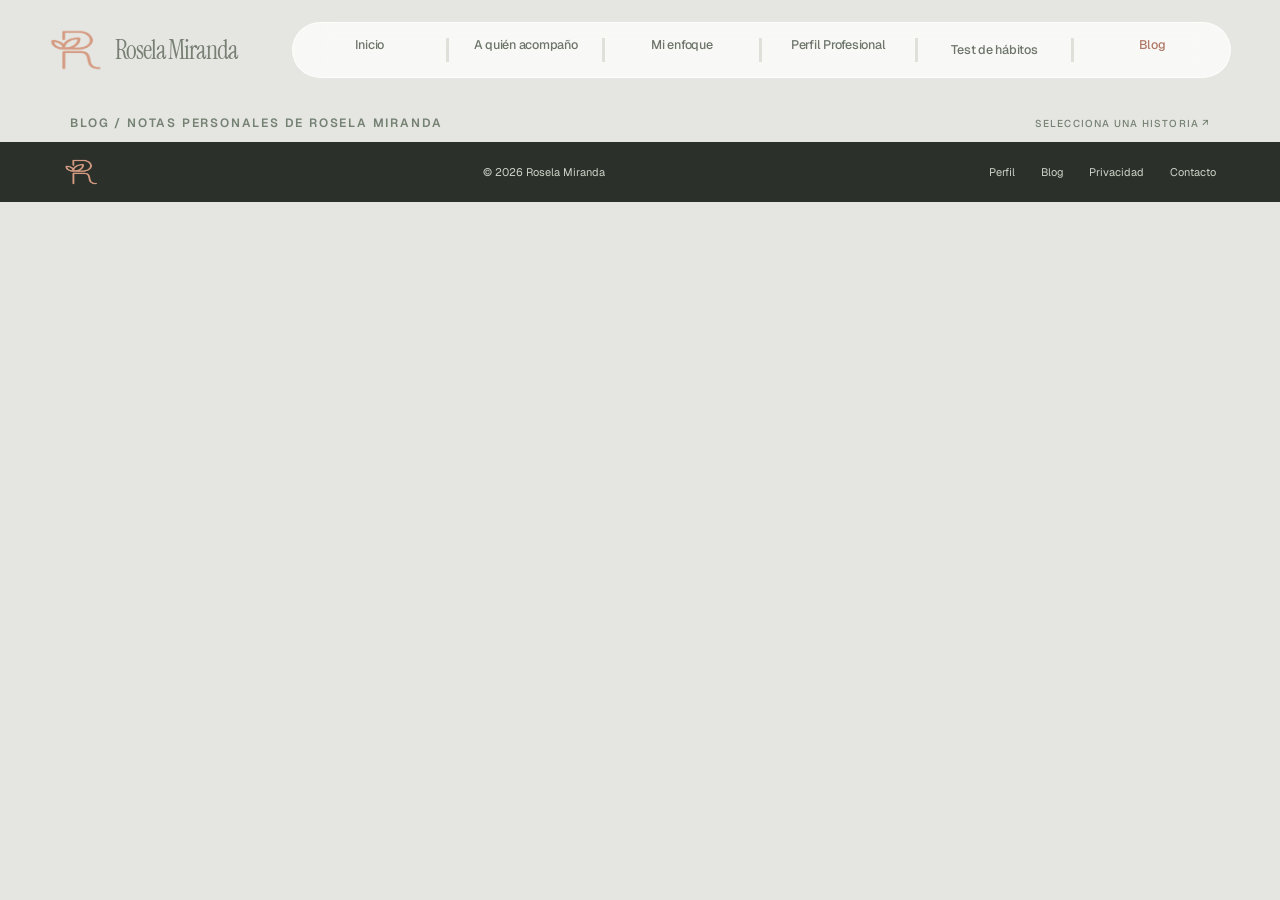
<file: blog/index.html>
<!doctype html><html lang="es-MX"><head><meta charset="utf-8"><meta name="viewport" content="width=device-width, initial-scale=1"><meta name="theme-color" content="#e5e6e2"><meta name="description" content="Ideas, reflexiones y notas personales de Rosela Miranda sobre alimentación y vida cotidiana."><link rel="preconnect" href="https://fonts.googleapis.com"><link rel="preconnect" href="https://fonts.gstatic.com" crossorigin><link href="https://fonts.googleapis.com/css2?family=Geist:wght@400;500;600;700&family=Instrument+Serif:ital@0;1&display=swap" rel="stylesheet"><link rel="icon" href="../assets/images/favicon.png"><link rel="stylesheet" href="../assets/styles.css"><link rel="stylesheet" href="../assets/v3.css"><link rel="stylesheet" href="../assets/v4.css?v=mobile6"><script type="module" src="../assets/js/site.js?v=gift-cta-v21"></script><script type="module" src="../assets/js/v3.js?v=copyless-20261027"></script><title>Journal | Rosela Miranda</title><link rel="stylesheet" href="../assets/v10.css?v=gifts13"><link rel="stylesheet" href="../assets/v14.css?v=qa15"><link rel="stylesheet" href="../assets/v17.css?v=17"><script type="module" src="../assets/js/v17.js?v=17"></script><link rel="stylesheet" href="../assets/v18.css?v=20261027v13"><script type="module" src="../assets/js/v18.js?v=20261027v12"></script></head><body class="v3-site v3-blog-page"><a class="skip-link" href="#contenido">Saltar al contenido</a><header class="v3-header" data-header><a class="v3-brand" href="../" aria-label="Rosela Miranda, inicio"><img class="rm-original-logo" src="../assets/images/rosela-monogram.png" width="48" height="62" decoding="async" alt=""><span class="v3-wordmark"><span>Rosela</span> Miranda</span></a><button class="menu-toggle v3-mobile-menu" type="button" aria-label="Abrir menú" data-menu-button aria-controls="primary-nav" aria-expanded="false"><span></span><span></span></button><nav class="v3-nav" id="primary-nav" data-menu aria-label="Navegación principal"><a href="../">Inicio</a><a href="../cv/#acompanamiento">A quién acompaño</a><a href="../cv/#enfoque">Mi enfoque</a><a href="../cv/#perfil-profesional">Perfil Profesional</a><button type="button" data-open-quiz>Test de hábitos</button><a aria-current="page" href="../blog/">Blog</a></nav></header><main id="contenido"><section class="v3-blog-gallery" aria-label="Journal de Rosela Miranda"><div class="v4-blog-intro"><span>BLOG / NOTAS PERSONALES DE ROSELA MIRANDA</span><span>SELECCIONA UNA HISTORIA ↗</span></div><div class="v3-blog-cards"><!-- BLOG_CARDS --></div></section></main><footer class="v3-footer"><a href="../" aria-label="Rosela Miranda inicio"><img class="rm-original-logo" src="../assets/images/rosela-monogram.png" width="48" height="62" decoding="async" alt=""></a><span>© <span data-year>2026</span> Rosela Miranda</span><div><a href="../cv/">Perfil</a><a href="../blog/">Blog</a><a href="../privacidad/">Privacidad</a><button data-open-contact type="button">Contacto</button></div></footer></body></html>
</file>
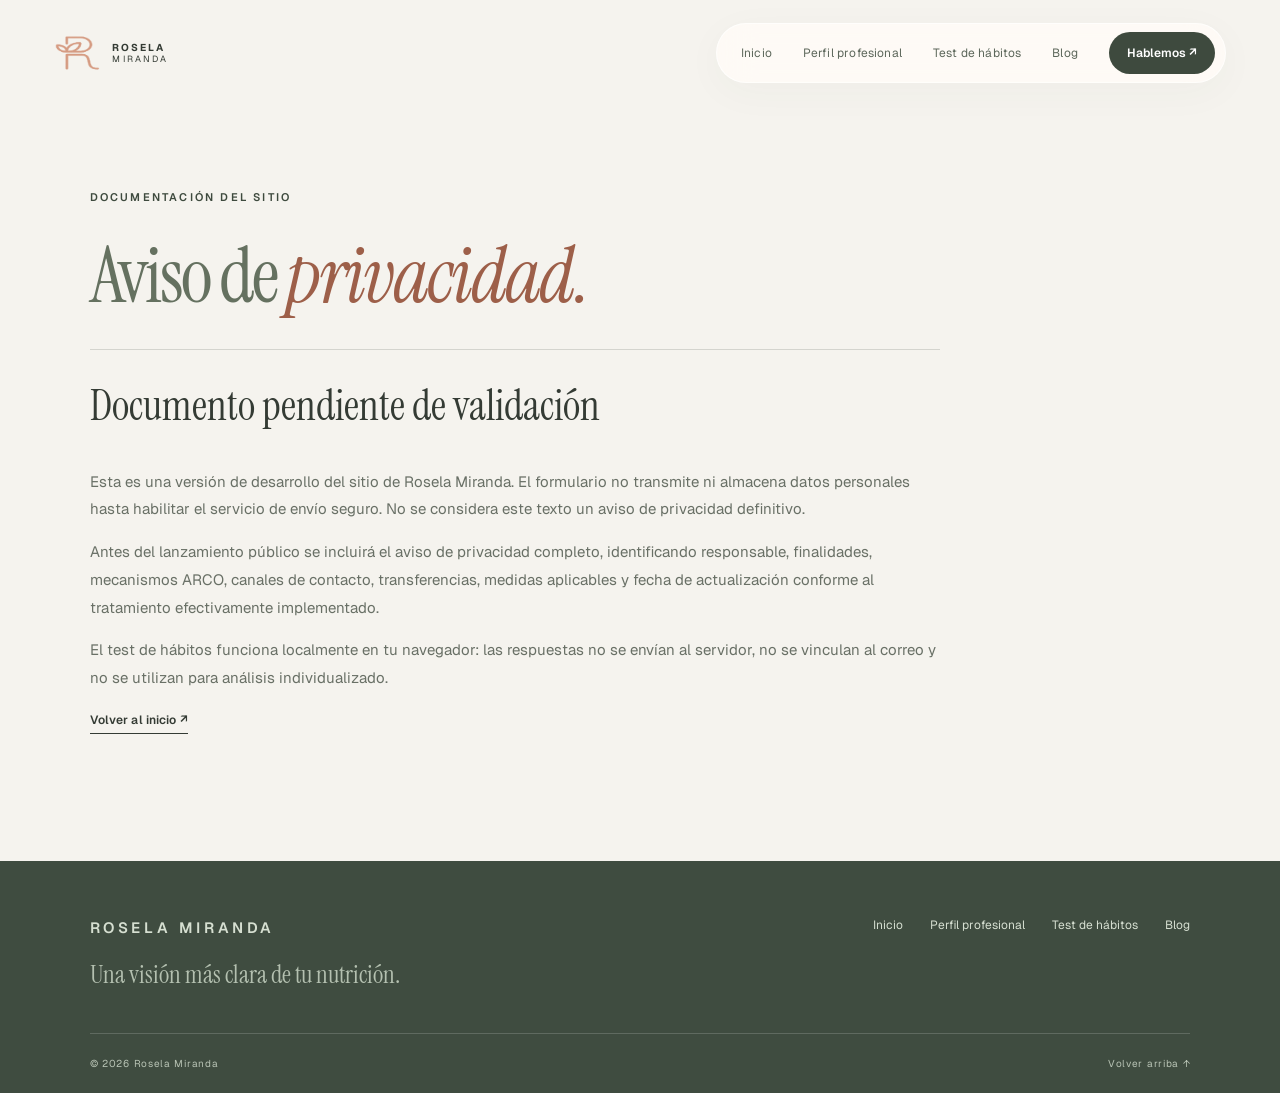
<file: privacidad/index.html>
<!doctype html><html lang="es-MX"><head><meta charset="utf-8"><meta name="viewport" content="width=device-width, initial-scale=1"><meta name="theme-color" content="#e5e6e2"><link rel="icon" href="../assets/images/favicon.png"><link rel="preconnect" href="https://fonts.googleapis.com"><link rel="preconnect" href="https://fonts.gstatic.com" crossorigin><link href="https://fonts.googleapis.com/css2?family=Geist:wght@400;500;600;700&family=Instrument+Serif:ital@0;1&display=swap" rel="stylesheet"><link rel="stylesheet" href="../assets/styles.css"><script src="../assets/js/site.js" type="module"></script><title>Aviso de privacidad · Pendiente de validación | Rosela Miranda</title><link rel="stylesheet" href="../assets/v17.css?v=17"><script type="module" src="../assets/js/v17.js?v=17"></script><link rel="stylesheet" href="../assets/v18.css?v=20261027v13"><script type="module" src="../assets/js/v18.js?v=20261027v12"></script></head><body><a class="skip-link" href="#contenido">Saltar al contenido</a><header class="site-header" data-header><a class="brand" href="../"><img class="rm-original-logo" src="../assets/images/rosela-monogram.png" width="48" height="62" decoding="async" alt=""><span class="brand-wordmark">ROSELA <span>MIRANDA</span></span></a><button type="button" class="menu-toggle" data-menu-button aria-controls="primary-nav" aria-expanded="false" aria-label="Abrir menú"><span></span><span></span></button><nav class="nav" id="primary-nav" data-menu aria-label="Navegación principal"><a class="nav-link" href="../">Inicio</a><a class="nav-link" href="../cv/">Perfil profesional</a><a class="nav-link" href="../start/">Test de hábitos</a><a class="nav-link" href="../blog/">Blog</a><a class="nav-cta" href="../#contacto">Hablemos ↗</a></nav></header><main id="contenido"><section class="legal-page"><p class="eyebrow">DOCUMENTACIÓN DEL SITIO</p><h1>Aviso de <em>privacidad.</em></h1><div class="legal-copy"><h2>Documento pendiente de validación</h2><p>Esta es una versión de desarrollo del sitio de Rosela Miranda. El formulario no transmite ni almacena datos personales hasta habilitar el servicio de envío seguro. No se considera este texto un aviso de privacidad definitivo.</p><p>Antes del lanzamiento público se incluirá el aviso de privacidad completo, identificando responsable, finalidades, mecanismos ARCO, canales de contacto, transferencias, medidas aplicables y fecha de actualización conforme al tratamiento efectivamente implementado.</p><p>El test de hábitos funciona localmente en tu navegador: las respuestas no se envían al servidor, no se vinculan al correo y no se utilizan para análisis individualizado.</p><a class="inline-arrow" href="../">Volver al inicio ↗</a></div></section></main><footer class="footer"><div><a class="footer-name" href="../">ROSELA MIRANDA</a><p>Una visión más clara de tu nutrición.</p></div><div class="footer-links"><a href="../">Inicio</a><a href="../cv/">Perfil profesional</a><a href="../start/">Test de hábitos</a><a href="../blog/">Blog</a></div><div class="footer-bottom"><span>© <span data-year>2026</span> Rosela Miranda</span><a href="#contenido">Volver arriba ↑</a></div></footer></body></html>
</file>
<file: assets/styles.css>
/* ROSELA MIRANDA — digital experience v1.0
   No UI framework. CSS-first, progressive enhancement.
*/
:root{--paper:#f5f3ee;--paper-cool:#e5e6e2;--sage:#898f82;--sage-dark:#65705e;--sage-deep:#3e4a3e;--ink:#343b34;--ink-soft:#697066;--terracotta:#d4a084;--rust:#9d5f49;--cream:#fffcf7;--line:rgba(62,74,62,.18);--serif:'Instrument Serif',Georgia,serif;--sans:'Geist',Arial,sans-serif;--ease:cubic-bezier(.22,1,.36,1);--container:1440px}
*,*::before,*::after{box-sizing:border-box}
html{scroll-behavior:smooth;scroll-padding-top:106px}
body{margin:0;background:var(--paper);color:var(--ink);font-family:var(--sans);font-weight:400;line-height:1.5;-webkit-font-smoothing:antialiased;text-rendering:optimizeLegibility}
body::selection{background:var(--sage);color:#fff}
a{color:inherit;text-decoration:none}button,input,textarea{font:inherit}button{cursor:pointer}img{display:block;max-width:100%}h1,h2,h3,p{margin-top:0}h1,h2,h3{font-weight:400}h1,h2{font-family:var(--serif)}:focus-visible{outline:3px solid var(--rust);outline-offset:4px}a,button,input,textarea{-webkit-tap-highlight-color:transparent}button:disabled{cursor:not-allowed;opacity:.4}
.skip-link{position:fixed;top:8px;left:8px;z-index:1000;background:var(--ink);padding:12px 20px;color:#fff;transform:translateY(-150%)}.skip-link:focus{transform:none}
.eyebrow{font-family:var(--sans);font-size:11px;font-weight:600;letter-spacing:.2em;color:var(--sage-deep);line-height:1.4}.eyebrow.light{color:rgba(255,255,255,.74)}.eyebrow-dot{width:7px;height:7px;border-radius:50%;background:var(--rust);display:inline-block;margin-right:12px;vertical-align:1px}
.site-header{position:absolute;z-index:100;top:0;left:0;right:0;display:flex;align-items:center;justify-content:space-between;gap:2.6vw;padding:23px clamp(22px,4.25vw,80px);color:var(--ink)}
.brand{display:flex;align-items:center;gap:10px;flex-shrink:0;min-width:205px}.brand img{width:48px;height:56px;object-fit:contain}.brand-wordmark{font-size:10px;font-weight:700;line-height:1.2;letter-spacing:.19em;display:flex;flex-direction:column}.brand-wordmark span{font-size:9px;letter-spacing:.24em;font-weight:400}
.nav{display:flex;align-items:center;gap:clamp(17px,2.4vw,38px);background:rgba(255,252,247,.84);border:1px solid rgba(255,255,255,.66);padding:8px 10px 8px 24px;border-radius:100px;backdrop-filter:blur(18px);-webkit-backdrop-filter:blur(18px);box-shadow:0 9px 40px rgba(62,74,62,.035)}
.nav-link{white-space:nowrap;font-size:12px;letter-spacing:.015em;color:#5d675b;transition:color .22s}.nav-link:hover,.nav-link.active{color:var(--rust)}.nav-spark{font-size:14px}.nav-cta{display:flex;align-items:center;gap:15px;padding:12px 18px;background:var(--sage-deep);color:#fff!important;border-radius:100px;font-size:12px;font-weight:600;transition:background .2s,transform .2s}.nav-cta:hover{background:var(--rust);transform:translateY(-1px)}.menu-toggle{display:none}
/* HERO */
.hero{position:relative;isolation:isolate;display:grid;grid-template-columns:52% 48%;min-height:min(860px,100svh);height:max(740px,100svh);max-height:1020px;overflow:hidden;background:var(--paper-cool)}
.hero::before{content:"";position:absolute;z-index:-1;inset:0 48% 0 0;background:linear-gradient(112deg,#e5e6e2,#eceae5 90%)}
.hero-grain{position:absolute;z-index:10;pointer-events:none;inset:0;opacity:.12;background-image:url('data:image/svg+xml,%3Csvg viewBox="0 0 180 180" xmlns="http://www.w3.org/2000/svg"%3E%3Cfilter id="n"%3E%3CfeTurbulence type="fractalNoise" baseFrequency=".78" numOctaves="3" stitchTiles="stitch"/%3E%3C/filter%3E%3Crect width="100%25" height="100%25" filter="url(%23n)" opacity=".24"/%3E%3C/svg%3E')}
.hero-content{position:relative;z-index:5;display:flex;flex-direction:column;align-items:flex-start;justify-content:center;padding:clamp(150px,16vh,190px) 1% 85px clamp(32px,7vw,150px);max-width:940px}
.hero-kicker{margin-bottom:clamp(23px,4vh,55px)}.hero h1{font-size:clamp(64px,6.25vw,116px);letter-spacing:-.038em;line-height:.96;color:#616b5e;white-space:nowrap;margin:0;position:relative;z-index:3}.hero h1 em{color:var(--rust);font-weight:400}.hero-rule{height:1px;background:var(--terracotta);width:min(510px,83%);margin:clamp(35px,5vh,60px) 0 22px;position:relative}.hero-rule span{position:absolute;right:0;top:-20px;font-size:9px;letter-spacing:.15em;color:var(--ink-soft)}.hero-subhead{font-family:var(--serif);font-size:clamp(27px,2.65vw,48px);line-height:1.05;color:#81897c;margin-bottom:21px;letter-spacing:-.02em}.hero-description{max-width:400px;font-size:clamp(14px,1.08vw,17px);line-height:1.72;color:#616b60;margin:0 0 28px}.hero-actions{display:flex;align-items:center;gap:32px;flex-wrap:wrap}
.button{min-height:52px;border-radius:100px;padding:11px 12px 11px 23px;display:inline-flex;align-items:center;gap:24px;justify-content:space-between;font-size:13px;font-weight:600;line-height:1.1;letter-spacing:.005em;border:1px solid transparent;transition:background .3s var(--ease),box-shadow .3s var(--ease),transform .3s var(--ease),color .3s var(--ease);white-space:nowrap}.button:hover{transform:translateY(-3px);box-shadow:0 11px 25px rgba(50,40,34,.12)}.button-primary{background:var(--rust);color:#fff}.button-primary:hover{background:#804936}.button-icon{width:29px;height:29px;display:grid;place-items:center;border:1px solid rgba(255,255,255,.37);border-radius:50%;font-size:17px;font-weight:400}.text-link,.inline-arrow{font-size:12px;font-weight:600;letter-spacing:.01em;border-bottom:1px solid currentColor;padding-bottom:5px}.text-link span,.inline-arrow span{margin-left:15px;display:inline-block;transition:transform .25s}.text-link:hover span,.inline-arrow:hover span{transform:translate(3px,-3px)}
.hero-visual{position:absolute;right:0;bottom:0;top:0;width:58%;overflow:hidden;pointer-events:none;background:radial-gradient(ellipse at 82% 53%,#d3d5ca 0,transparent 65%)}.hero-disc{position:absolute;z-index:0;bottom:-40%;right:-28%;width:115%;aspect-ratio:1;background:#cbd0c3;border-radius:50%;opacity:.35;filter:blur(3px)}.hero-person{position:absolute;z-index:1;height:101%;max-width:none;width:auto;bottom:-6%;right:-8%;object-fit:contain;object-position:bottom;-webkit-mask-image:linear-gradient(to right,transparent 0%,#000 10%,#000 100%);mask-image:linear-gradient(to right,transparent 0%,#000 10%,#000 100%)}.hero-leaf{position:absolute;z-index:2;width:clamp(100px,15vw,260px);bottom:0;left:9%;opacity:.4;transform:rotate(-20deg)}.portrait-caption{position:absolute;z-index:4;right:18px;bottom:42px;writing-mode:vertical-rl;font-size:9px;letter-spacing:.22em;color:var(--ink-soft)}.scroll-prompt{position:absolute;left:clamp(32px,7vw,150px);bottom:35px;z-index:5;font-size:10px;letter-spacing:.13em;text-transform:uppercase;display:flex;align-items:center;gap:16px;color:#7d8579}.scroll-line{display:block;width:35px;height:1px;background:var(--terracotta)}
/* band */
.ticker{height:75px;display:flex;align-items:center;justify-content:space-evenly;gap:24px;padding:0 28px;overflow:hidden;white-space:nowrap;background:var(--cream);border-bottom:1px solid var(--line);color:#828d7f;font-size:11px;letter-spacing:.17em;font-weight:600}.ticker-mark{font-family:var(--serif);font-size:25px;letter-spacing:0;color:var(--terracotta);font-weight:400}
/* common sections */
.section{padding:clamp(80px,9vw,148px) clamp(25px,7vw,150px)}.section-index{display:flex;justify-content:space-between;align-items:center;gap:25px;letter-spacing:.14em;font-size:10px;color:#8a9187;padding-bottom:18px;border-bottom:1px solid var(--line)}.index-no{color:var(--rust);font-weight:700}.section h2,.contact-section h2{font-size:clamp(48px,5.1vw,88px);line-height:1.01;letter-spacing:-.025em;margin-bottom:29px}.section h2 em,.contact-section h2 em,.start-feature h2 em,.cv-band h2 em,.subpage-hero h1 em,.simple-page h1 em,.legal-page h1 em{font-weight:400;color:var(--rust)}
.philosophy{background:var(--paper)}.philosophy-grid{display:grid;grid-template-columns:55% 45%;gap:5%;padding-top:75px;align-items:center}.philosophy-head h2{white-space:nowrap}.philosophy-head p{max-width:420px;font-size:16px;line-height:1.75;color:var(--ink-soft);margin-bottom:35px}.philosophy-art{position:relative;min-height:480px;display:grid;place-items:center}.philosophy-art img{position:relative;width:min(65%,310px);opacity:.85;transform:rotate(-20deg);filter:drop-shadow(16px 25px 20px rgba(63,72,62,.1))}.art-orbit{position:absolute;display:block;border:1px solid var(--line);border-radius:50%;width:min(98%,510px);aspect-ratio:1}.orbit-two{width:min(70%,340px);transform:rotate(-22deg);border-color:rgba(157,95,73,.2)}.art-stamp{position:absolute;right:-2%;bottom:4%;color:var(--ink-soft);font-size:9px;letter-spacing:.16em;line-height:1.8;text-align:right}
/* start feature */
.start-feature{min-height:640px;position:relative;background:#515f50;overflow:hidden;color:var(--cream);display:flex;align-items:center;justify-content:flex-end;padding:85px clamp(25px,7vw,150px)}.start-feature::before{content:"";position:absolute;inset:0;opacity:.13;background:radial-gradient(ellipse at 10% 10%,#d0d8ca 0,transparent 50%)}.start-feature-art{position:absolute;top:-100px;bottom:-160px;left:-3%;width:48%;transform:rotate(-13deg);pointer-events:none}.start-feature-art img{height:100%;width:100%;object-fit:contain;opacity:.65;filter:drop-shadow(8px 20px 34px rgba(7,18,9,.17))}.start-feature-body{position:relative;z-index:2;width:56%;max-width:630px}.outline-label{font-family:var(--sans);font-size:14px;letter-spacing:.42em;color:#c9d1c5;font-weight:600;display:inline-flex;gap:3px;margin:23px 0}.outline-label span{font-size:7px;letter-spacing:0}.start-feature h2{font-size:clamp(50px,5.3vw,88px);line-height:1;letter-spacing:-.02em;margin-bottom:30px}.start-feature h2 em{font-weight:400;color:#e5b19a}.start-feature-body>p:not(.eyebrow):not(.fineprint){max-width:430px;font-size:15px;color:#e0e7dc;line-height:1.8;margin-bottom:30px}.button-light{background:#f7f2ed;color:var(--ink)}.button-light .button-icon{border-color:rgba(0,0,0,.22)}.fineprint{font-size:10px!important;color:#d0d9cd!important;margin-top:17px!important;letter-spacing:.06em}.start-feature-number{position:absolute;bottom:30px;right:4vw;font-size:10px;letter-spacing:.2em;color:#d0d9cd}
/* profile */
.profile-feature{background:#ebece6}.profile-feature-grid{display:grid;grid-template-columns:1fr .83fr;gap:10%;align-items:center;padding-top:74px}.profile-quote{max-width:685px}.profile-quote h2{max-width:660px}.profile-quote p{font-size:17px;color:var(--ink-soft);margin-bottom:35px}.quote-mark{font-family:var(--serif);font-size:130px;color:var(--terracotta);height:82px;line-height:1}.button-outline{color:var(--sage-deep);border-color:var(--sage-deep);background:transparent}.button-outline .button-icon{border-color:var(--sage-deep)}.button-outline:hover{background:var(--sage-deep);color:white}.detail-card{position:relative;min-height:440px;background:#d4d8d0;border:1px solid rgba(255,255,255,.6);border-radius:220px 220px 8px 8px;padding:60px 48px 35px;display:flex;flex-direction:column;align-items:center;justify-content:center;overflow:hidden}.detail-card::before{content:"";position:absolute;inset:18px;border:1px solid rgba(255,255,255,.6);border-radius:220px 220px 4px 4px;pointer-events:none}.detail-card>span{font:normal clamp(116px,14vw,220px)/.8 var(--serif);letter-spacing:-.1em;color:#a8b1a3;margin-left:-30px}.detail-card>p{font:normal clamp(22px,2.3vw,36px)/1.15 var(--serif);text-align:center;color:#626f5e;margin-top:30px}.detail-card-footer{position:absolute;bottom:43px;left:49px;right:49px;display:flex;justify-content:space-between;gap:10px;font-size:8px;letter-spacing:.1em;color:#818c7c}
/* contact */
.contact-section{background:var(--cream);display:grid;grid-template-columns:1fr 1fr;gap:8%;padding:clamp(85px,9vw,145px) clamp(25px,7vw,150px);align-items:start;overflow:hidden}.contact-copy{position:relative}.contact-copy h2{font-size:clamp(57px,5.7vw,95px);white-space:nowrap;margin:40px 0}.contact-copy>p:not(.eyebrow){max-width:380px;line-height:1.78;color:var(--ink-soft);font-size:16px}.contact-leaf{width:160px;opacity:.35;margin-top:40px;transform:rotate(30deg)}.contact-panel{background:#e9ebe4;border:1px solid rgba(255,255,255,.8);padding:clamp(27px,4.2vw,62px);border-radius:3px 120px 3px 3px;box-shadow:0 30px 70px rgba(49,58,47,.05)}.form-eyebrow{font-size:10px;letter-spacing:.18em;color:var(--rust);font-weight:600;margin:0 0 22px}.contact-panel h3{font:normal clamp(38px,3.4vw,58px)/1.08 var(--serif);color:#637160;letter-spacing:-.03em;margin-bottom:37px}.form-row{margin-bottom:20px}.form-row label{display:block;font-size:11px;color:#5d685c;font-weight:600;margin-bottom:8px;letter-spacing:.025em}.form-row label span{color:var(--rust)}.form-row input,.form-row textarea{width:100%;display:block;min-height:48px;border:1px solid #bdc5b9;padding:13px 15px;border-radius:4px;background:rgba(255,255,255,.5);color:var(--ink);outline:none;transition:border-color .2s,background .2s;font-size:13px}.form-row input:focus,.form-row textarea:focus{border-color:var(--rust);background:white;box-shadow:0 0 0 2px rgba(157,95,73,.1)}.form-row textarea{resize:vertical;max-height:220px;min-height:96px}.form-row input::placeholder,.form-row textarea::placeholder{color:#879186}.form-disclaimer{font-size:11px;line-height:1.6;color:#737f71;margin:4px 0 20px}.form-footer{display:flex;align-items:center;gap:14px;flex-wrap:wrap}.form-status{max-width:350px;font-size:11px;color:var(--rust);line-height:1.5}.form-status.success{color:#315f3d}
.footer{padding:55px clamp(25px,7vw,150px) 22px;background:#3f4c40;color:#d6dfd1;display:grid;grid-template-columns:1fr 1fr;gap:40px}.footer-name{font-size:15px;font-weight:600;letter-spacing:.24em}.footer-name span{font-size:9px;vertical-align:top}.footer p{font-family:var(--serif);font-size:25px;margin:16px 0 0;color:#b4c0b0}.footer-links{display:flex;flex-wrap:wrap;align-content:start;justify-content:flex-end;gap:18px 27px}.footer-links a{font-size:12px}.footer-links a:hover{text-decoration:underline}.footer-bottom{grid-column:1/-1;border-top:1px solid rgba(255,255,255,.17);display:flex;justify-content:space-between;padding-top:22px;font-size:10px;letter-spacing:.07em;color:#b8c3b4}
/* subpages */
.subpage-hero{display:grid;grid-template-columns:57% 43%;min-height:720px;background:var(--paper-cool);overflow:hidden}.subpage-hero-content{padding:210px 5vw 105px clamp(28px,7vw,150px);display:flex;flex-direction:column;align-items:flex-start;justify-content:center;position:relative;z-index:2}.subpage-hero h1,.simple-page h1,.legal-page h1{font-size:clamp(69px,7.6vw,128px);line-height:.98;color:#657160;letter-spacing:-.035em;margin:34px 0}.subpage-lead{font-size:17px;line-height:1.75;max-width:470px;color:#626b60;margin-bottom:33px}.subpage-portrait{background:#ced2c8;position:relative;min-height:600px}.subpage-portrait img{position:absolute;bottom:-8%;right:-25%;max-width:none;height:106%;width:auto;object-fit:contain}.editorial-section{background:var(--cream)}.editorial-grid{display:grid;grid-template-columns:1.2fr .8fr;gap:9%;padding-top:75px}.editorial-grid h2{font-size:clamp(55px,5.7vw,92px)}.editorial-grid p{font-size:16px;line-height:1.8;color:var(--ink-soft)}.editorial-grid .muted-note{font-size:13px;margin:30px 0;padding-left:18px;border-left:2px solid var(--terracotta)}.cv-band{background:#566351;color:white;padding:85px clamp(25px,7vw,150px);display:flex;justify-content:space-between;gap:45px;align-items:flex-end}.cv-band h2{font:normal clamp(50px,5vw,78px)/1.03 var(--serif);margin:28px 0}.cv-band h2 em{color:#e3b6a0}.cv-band p:not(.eyebrow){font-size:14px;line-height:1.7;color:#d2dace;max-width:490px}
.simple-page{min-height:90svh;padding:200px clamp(25px,7vw,150px) 100px;display:flex;align-items:center;gap:6%;justify-content:space-between;background:var(--paper-cool)}.simple-page-text{max-width:900px}.simple-page h1{font-size:clamp(66px,6.4vw,110px)}.simple-page p:not(.eyebrow){max-width:550px;line-height:1.8;color:var(--ink-soft);margin-bottom:38px}.simple-page>img{width:20%;max-width:260px;opacity:.65}.legal-page{padding:190px clamp(25px,7vw,150px) 130px;min-height:85svh}.legal-page h1{font-size:clamp(60px,6vw,110px)}.legal-copy{max-width:850px;border-top:1px solid var(--line);padding-top:28px}.legal-copy h2{font:normal 42px var(--serif)}.legal-copy p{font-size:15px;line-height:1.85;color:var(--ink-soft)}
/* quiz */
.page-start{background:var(--paper-cool)}.quiz-shell{display:grid;grid-template-columns:34% 66%;min-height:760px;height:max(780px,100svh)}.quiz-side{background:#cfd5c9;position:relative;overflow:hidden;display:grid;place-items:center}.quiz-side::before{content:"";position:absolute;inset:20px;border:1px solid rgba(255,255,255,.37)}.quiz-side-leaf{width:95%;height:85%;object-fit:contain;opacity:.8;transform:rotate(-14deg);filter:drop-shadow(15px 25px 20px rgba(50,70,47,.12))}.quiz-side-text{position:absolute;bottom:90px;left:15%;font-family:var(--serif);font-size:clamp(24px,2vw,36px);line-height:1.06;color:#596a56}.quiz-side-index{position:absolute;bottom:34px;left:15%;letter-spacing:.15em;font-size:9px;color:#697b67}.quiz-main{background:#f5f3ee;padding:145px clamp(28px,7vw,120px) 55px;display:flex;flex-direction:column;justify-content:flex-start;min-width:0}.quiz-brandline{display:flex;align-items:center;justify-content:space-between;gap:10px;font-size:10px;letter-spacing:.15em;font-weight:600;color:#7a8679}.quiz-steps-count{color:var(--rust)}.quiz-progress{margin-top:21px;height:2px;background:#d6dcd2;width:100%;overflow:hidden}.quiz-progress>span{display:block;height:100%;width:0;background:var(--rust);transition:width .45s var(--ease)}.quiz-screen{margin:auto 0;max-width:780px;animation:screenIn .45s var(--ease)}.quiz-screen[hidden]{display:none!important}.quiz-screen .eyebrow{margin-top:42px}.quiz-screen h1{font-size:clamp(60px,5.6vw,90px);line-height:1;letter-spacing:-.02em;color:#677562;margin:28px 0 25px}.quiz-screen h1 em,.quiz-question-title em,.quiz-result-title em{color:var(--rust);font-weight:400}.quiz-intro-copy{font-size:16px;color:#737d70;line-height:1.8;max-width:540px;margin-bottom:30px}.quiz-actions{display:flex;align-items:center;gap:28px;flex-wrap:wrap}.quiz-duration{color:var(--ink-soft);font-size:11px}.quiz-legal{color:#758174;font-size:11px;line-height:1.6;max-width:550px;margin:35px 0 0}.quiz-question-title,.quiz-result-title{font:normal clamp(45px,4.4vw,76px)/1.02 var(--serif);color:#61705e;letter-spacing:-.025em;max-width:750px;margin:30px 0 14px}.quiz-help{font-size:14px;color:var(--ink-soft);margin-bottom:31px}.quiz-options{display:grid;grid-template-columns:repeat(2,minmax(0,1fr));gap:12px}.quiz-option{background:rgba(255,255,255,.5);min-height:82px;border:1px solid #cfd5cb;border-radius:7px;padding:17px 20px;display:flex;align-items:center;gap:16px;text-align:left;color:#5b6859;font-size:14px;font-weight:500;line-height:1.35;transition:background .24s,border-color .24s,transform .24s}.quiz-option:hover{background:white;transform:translateY(-2px)}.quiz-option[aria-pressed="true"]{border-color:var(--rust);background:#f5e7dc;color:#744b3c}.quiz-option-dot{flex-shrink:0;width:19px;height:19px;border-radius:50%;border:1px solid #acb8a7;display:grid;place-items:center}.quiz-option[aria-pressed="true"] .quiz-option-dot{border-color:var(--rust)}.quiz-option[aria-pressed="true"] .quiz-option-dot::before{content:"";width:9px;height:9px;border-radius:50%;background:var(--rust)}.quiz-navigation{margin-top:31px;display:flex;justify-content:space-between;align-items:center}.minimal-button{background:none;border:0;border-bottom:1px solid var(--sage);padding:7px 0;font-size:12px;color:var(--ink-soft)}.minimal-button:hover{color:var(--rust)}.result-seal{width:61px;height:61px;border-radius:50%;display:grid;place-items:center;background:#dee4d8;color:var(--sage-deep);font-family:var(--serif);font-size:37px}.quiz-result-description{font-size:17px;color:#647260;line-height:1.7;max-width:580px}.result-step{margin-top:28px;border-left:2px solid var(--terracotta);padding-left:20px}.result-step>span{font-size:10px;letter-spacing:.16em;color:var(--rust);font-weight:700}.result-step p{font-size:15px;line-height:1.6;max-width:600px;margin:12px 0}.quiz-result-actions{display:flex;align-items:center;gap:28px;margin-top:27px}.start-contact{display:grid;grid-template-columns:.85fr 1fr;gap:10%;background:var(--cream);align-items:start}.start-contact h2{font-size:clamp(60px,5.5vw,95px);margin:30px 0}.start-contact h2 em{font-weight:400;color:var(--rust)}.start-contact-left>p:not(.eyebrow){color:var(--ink-soft);max-width:420px;line-height:1.8;font-size:16px}
/* motion */
@keyframes screenIn{from{opacity:0;transform:translateY(12px)}to{opacity:1;transform:translateY(0)}}.reveal{opacity:0;transform:translateY(23px);transition:opacity .9s var(--ease),transform .9s var(--ease)}.reveal.is-visible{opacity:1;transform:translateY(0)}
@media (min-width:1600px){.hero-person{right:0}.hero h1{font-size:105px}.hero-content{padding-left:max(8vw,130px)}}
@media (max-width:1250px){.site-header{padding:20px 4vw}.brand{min-width:135px}.brand-wordmark{display:none}.nav{gap:20px}.hero-content{padding-left:5vw}.hero h1{font-size:clamp(61px,6.5vw,86px)}.hero-person{right:-19%}.hero-description{max-width:340px}.hero-actions{gap:20px}.hero-visual{width:60%}.philosophy-head h2{font-size:clamp(54px,5vw,80px)}.contact-section{gap:4%}.section,.contact-section{padding-left:5vw;padding-right:5vw}}
@media (max-width:900px){.site-header{position:absolute;padding:17px 22px}.brand{min-width:0}.brand img{width:43px;height:52px}.brand-wordmark{display:flex}.menu-toggle{width:48px;height:48px;background:rgba(255,255,255,.78);border:1px solid rgba(82,92,80,.12);border-radius:50%;display:flex;align-items:center;justify-content:center;flex-direction:column;gap:6px;z-index:103}.menu-toggle span{display:block;width:19px;height:1px;background:var(--sage-deep);transition:transform .25s}.menu-toggle[aria-expanded="true"] span:first-child{transform:translateY(3.5px) rotate(45deg)}.menu-toggle[aria-expanded="true"] span:last-child{transform:translateY(-3.5px) rotate(-45deg)}.nav{display:none;position:absolute;right:20px;left:20px;top:82px;border-radius:16px;align-items:stretch;flex-direction:column;padding:20px;box-shadow:0 14px 50px rgba(35,50,32,.16);gap:0;background:#f6f5f1}.nav.is-open{display:flex;animation:screenIn .28s}.nav-link{padding:16px 5px;border-bottom:1px solid var(--line);font-size:14px}.nav-cta{margin-top:16px;justify-content:center}.hero{display:block;height:auto;min-height:820px;max-height:none}.hero-content{height:auto;min-height:710px;padding:155px 35px 410px;justify-content:flex-start}.hero-kicker{margin-bottom:28px}.hero h1{font-size:clamp(55px,10vw,88px);white-space:normal;line-height:.99}.hero-rule{width:62%;margin:30px 0 22px}.hero-subhead{font-size:clamp(31px,5vw,43px);margin-bottom:16px}.hero-description{max-width:440px}.hero-visual{width:100%;height:530px;top:auto;bottom:0;right:0;background:radial-gradient(ellipse at 65% 55%,#d3d5ca 0,transparent 72%)}.hero-person{height:118%;bottom:-25%;right:-6%}.hero-leaf{width:140px;bottom:4%;left:6%}.scroll-prompt{left:35px;bottom:35px;color:#546051}.portrait-caption{display:none}.ticker{justify-content:flex-start;gap:34px;padding:0 25px}.philosophy-grid{gap:2%;grid-template-columns:1fr 43%;padding-top:50px}.philosophy-head h2{font-size:clamp(50px,5.9vw,65px)}.philosophy-art{min-height:350px}.start-feature{padding:85px 35px;min-height:570px}.start-feature-art{left:-14%;width:53%;opacity:.7}.start-feature-body{width:65%}.start-feature h2{font-size:clamp(50px,6.5vw,70px)}.profile-feature-grid{gap:5%}.detail-card{min-height:360px}.contact-section{grid-template-columns:1fr;gap:50px}.contact-copy h2{margin:28px 0}.contact-leaf{display:none}.contact-panel{max-width:680px;width:100%}.subpage-hero{grid-template-columns:1fr 42%;min-height:690px}.subpage-hero-content{padding:170px 0 80px 35px}.subpage-hero h1{font-size:clamp(60px,7.5vw,90px)}.subpage-portrait img{right:-85%}.quiz-shell{grid-template-columns:27% 73%}.quiz-main{padding:125px 35px 50px}.quiz-side-text{left:10%}.quiz-side-index{left:10%}}
@media(max-width:640px){html{scroll-padding-top:80px}.brand-wordmark{font-size:9px}.hero{min-height:970px}.hero-content{padding:132px 23px 490px;min-height:970px;justify-content:flex-start}.hero-kicker{font-size:9px;letter-spacing:.13em;margin:0 0 28px}.hero h1{font-size:clamp(48px,11vw,70px);letter-spacing:-.033em;line-height:1.02;white-space:normal}.hero h1 em{display:inline}.hero-rule{width:76%;margin:24px 0 18px}.hero-subhead{font-size:32px;margin-bottom:13px}.hero-description{font-size:13px;line-height:1.55;max-width:290px;margin-bottom:19px}.hero-actions{gap:15px;align-items:flex-start;flex-direction:column}.hero-actions .button{min-height:46px}.text-link{font-size:11px}.hero-visual{height:480px;bottom:-1px}.hero-person{height:118%;right:-50%;bottom:-26%}.hero-leaf{width:113px;bottom:3%;left:0;opacity:.35}.hero-disc{right:-52%;bottom:-65%}.scroll-prompt{left:23px;bottom:17px;font-size:9px}.ticker{height:59px;font-size:9px;gap:22px}.ticker-mark{font-size:19px}.section{padding:80px 24px}.section-index{font-size:9px}.section-index>span:last-child{display:none}.philosophy-grid{display:flex;flex-direction:column;align-items:stretch;padding-top:45px;gap:10px}.philosophy-head h2{font-size:clamp(50px,11vw,72px);white-space:normal}.philosophy-head p{font-size:14px}.philosophy-art{min-height:320px}.philosophy-art img{width:45%;max-width:210px}.art-orbit{width:310px}.orbit-two{width:225px}.art-stamp{bottom:7%;right:3%}.start-feature{padding:70px 25px 290px;min-height:720px;align-items:flex-start;justify-content:flex-start}.start-feature-body{width:100%}.start-feature h2{font-size:clamp(51px,11vw,76px);line-height:1.01;margin-top:12px;margin-bottom:18px}.start-feature-body>p:not(.eyebrow):not(.fineprint){font-size:13px}.start-feature-art{top:auto;bottom:-175px;left:18%;width:80%;height:500px;transform:rotate(-24deg)}.start-feature-number{bottom:22px}.profile-feature-grid{display:flex;flex-direction:column;align-items:stretch;padding-top:34px;gap:52px}.profile-quote h2{font-size:clamp(51px,11vw,78px)}.profile-quote p{font-size:15px}.quote-mark{height:70px;font-size:100px}.detail-card{margin:0 auto;width:min(100%,420px);min-height:370px}.contact-section{padding:75px 22px;gap:29px}.contact-copy h2{font-size:clamp(54px,11vw,78px);white-space:normal}.contact-copy>p:not(.eyebrow){font-size:14px}.contact-panel{padding:37px 24px;border-radius:3px 100px 3px 3px}.contact-panel h3{font-size:44px}.form-footer{align-items:flex-start;flex-direction:column}.footer{padding:55px 25px 24px;grid-template-columns:1fr;gap:30px}.footer p{font-size:22px}.footer-links{justify-content:flex-start}.footer-bottom{font-size:9px}.subpage-hero{display:block;position:relative;min-height:840px}.subpage-hero-content{padding:140px 25px 340px;position:relative;z-index:2}.subpage-hero h1{font-size:clamp(65px,12vw,88px);margin:28px 0}.subpage-lead{font-size:14px;max-width:350px}.subpage-portrait{position:absolute;right:0;left:0;bottom:0;height:390px;min-height:0;background:radial-gradient(ellipse at 65% 90%,#cdd3c5,transparent)}.subpage-portrait img{bottom:-17%;height:137%;right:-35%}.editorial-grid{display:block;padding-top:43px}.editorial-grid h2{font-size:clamp(56px,11vw,82px)}.editorial-grid p{font-size:14px}.cv-band{padding:75px 25px;display:block}.cv-band h2{font-size:60px}.cv-band .button{margin-top:28px}.simple-page{min-height:90svh;padding:160px 25px 120px;display:block;position:relative;overflow:hidden}.simple-page h1{font-size:clamp(62px,12vw,85px)}.simple-page p:not(.eyebrow){font-size:14px}.simple-page>img{width:190px;position:absolute;right:-60px;bottom:-70px;opacity:.3}.legal-page{padding:150px 25px 110px}.legal-page h1{font-size:65px}.legal-copy h2{font-size:34px}.quiz-shell{display:block;height:auto;min-height:calc(100svh - 15px);position:relative}.quiz-side{display:none}.quiz-main{padding:118px 24px 50px;min-height:800px;min-height:100svh}.quiz-screen{margin:55px 0 auto}.quiz-screen .eyebrow{margin-top:0}.quiz-screen h1{font-size:clamp(53px,11.3vw,73px);margin:24px 0}.quiz-intro-copy{font-size:14px}.quiz-actions{gap:14px;flex-direction:column;align-items:flex-start}.quiz-question-title,.quiz-result-title{font-size:clamp(46px,9.5vw,70px)}.quiz-options{grid-template-columns:1fr;gap:9px}.quiz-option{min-height:66px;font-size:13px;padding:15px}.quiz-navigation{margin-top:24px}.quiz-legal{margin-top:25px;font-size:10px}.quiz-result-description{font-size:14px}.result-step p{font-size:13px}.quiz-result-actions{align-items:flex-start;flex-direction:column;gap:20px}.start-contact{display:block}.start-contact h2{font-size:65px}.start-contact-left{margin-bottom:45px}}
@media(max-width:390px){.hero{min-height:970px}.hero-content{min-height:970px;padding-top:123px}.hero h1{font-size:48px}.hero-person{right:-61%}.hero-description{max-width:265px}.hero-visual{height:460px}.hero-kicker{margin-bottom:24px}.hero-rule{margin:20px 0 15px}.hero-subhead{font-size:29px}.hero-actions .button{min-height:43px;padding:7px 9px 7px 17px}}
@media(prefers-reduced-motion:reduce){*,*::before,*::after{animation-duration:.01ms!important;animation-iteration-count:1!important;scroll-behavior:auto!important;transition-duration:.01ms!important}.reveal{opacity:1!important;transform:none!important}}

/* V2 / small, editorial and purposeful */
.rm-short-hero{height:100svh;min-height:710px;max-height:none}
.rm-short-hero .hero-content{padding-top:130px;padding-bottom:100px}
.rm-short-hero .hero-rule{margin:30px 0 22px}
.rm-first-photo .hero-person{height:103%;right:-7%;bottom:-7%}
.rm-first-photo .hero-leaf{opacity:.16}
.rm-second{height:100svh;min-height:620px;display:flex;flex-direction:column;justify-content:space-between;background:#f6f4ee;padding:clamp(60px,8vh,110px) clamp(30px,8vw,140px) 28px}
.rm-second-content{display:grid;grid-template-columns:1.04fr .96fr;align-items:center;gap:clamp(70px,9vw,170px);flex:1}
.rm-second h2{font:400 clamp(47px,4.4vw,77px)/1.01 var(--serif);letter-spacing:-.026em;max-width:660px;margin:24px 0}
.rm-second h2 em,.rm-cv h1 em,.rm-cv h2 em,.rm-blog h1 em{font-weight:400;color:#b97d66}
.rm-second p:not(.eyebrow){font-size:15px;line-height:1.78;color:#7b8378;max-width:430px}
.rm-inline-link{display:inline-flex;gap:35px;align-items:center;margin-top:22px;padding-bottom:7px;border-bottom:1px solid #748073;font-size:12px;font-weight:600}
.rm-voice{border-left:1px solid #ccd2c7;padding-left:clamp(40px,5vw,90px)}
.rm-voice h2{font-size:clamp(43px,4vw,70px)}
.rm-wave{height:50px;display:flex;align-items:center;gap:5px;margin-bottom:24px}.rm-wave i{height:18px;width:3px;border-radius:3px;background:#c6977e}.rm-wave i:nth-child(even){height:30px}.rm-wave i:nth-child(3){height:44px}
.rm-audio-state{display:inline-flex;padding:12px 19px;border:1px solid #cbd0c7;border-radius:60px;color:#768175;font-size:11px;margin-top:18px}
.rm-mini-footer{border-top:1px solid #d0d6cd;padding-top:20px;display:flex;align-items:center;justify-content:space-between;gap:20px;font-size:11px;color:#7b8579}
.rm-mini-footer>div{display:flex;gap:25px}.rm-mini-footer button{border:0;background:none;color:inherit;font-size:inherit;padding:0}
.rm-cv,.rm-blog{background:#f6f4ef}.rm-cv-hero{min-height:90svh;display:grid;grid-template-columns:57% 43%}
.rm-cv-intro{padding:160px 7vw 80px 9vw;align-self:center}
.rm-cv h1,.rm-blog h1{font:400 clamp(65px,6.5vw,115px)/.98 var(--serif);letter-spacing:-.035em;margin:28px 0}
.rm-cv-intro>p:not(.eyebrow),.rm-blog-intro>p:not(.eyebrow){font-size:16px;line-height:1.78;color:#7c8378;max-width:530px}
.rm-cv-photo{position:relative;overflow:hidden;background:#d8ddd3;display:flex;align-items:end}.rm-cv-photo img{height:100%;width:100%;object-fit:cover;object-position:58% top;filter:saturate(.7)}
.rm-cv-photo span{position:absolute;bottom:14px;left:14px;background:#fbfaf3de;padding:7px 11px;font-size:10px}
.rm-cv-career{background:#ebeee7;padding:110px 9vw}.rm-cv-columns{display:grid;grid-template-columns:40% 1fr;gap:9%;margin-top:50px}
.rm-cv h2{font:400 clamp(54px,5vw,89px)/1.02 var(--serif)}
.rm-career-list article{padding:24px 0;border-top:1px solid #c8d0c4}.rm-career-list article span{font-size:10px;letter-spacing:.15em;color:#b97d66}
.rm-career-list h3{font:400 35px var(--serif);margin:16px 0 8px}.rm-career-list p{font-size:14px;color:#7d847a;line-height:1.7}
.rm-cv-download{padding:100px 9vw;display:grid;grid-template-columns:1fr 1fr;gap:12%}.rm-cv-download>div>p:not(.eyebrow){font-size:14px;color:#81877e}
.rm-cv-files{align-self:center;display:grid;gap:10px}.rm-cv-files>span{padding:22px;display:flex;justify-content:space-between;border:1px solid #cad0c7;font-size:14px;color:#7d857a}.rm-cv-files small{font-size:11px;color:#b1968b}
.rm-blog-intro{padding:170px 9vw 95px;background:#e7e9e2}.rm-blog-intro h1{max-width:980px}
.rm-blog-content{padding:80px 9vw 140px}.rm-blog-divider{display:flex;justify-content:space-between;border-bottom:1px solid #c9d0c5;padding-bottom:20px;align-items:center}.rm-blog-divider h2{font:400 38px var(--serif);margin:0}.rm-blog-divider span{font-size:10px;letter-spacing:.15em;color:#858d82}
.rm-blog-empty{margin:60px auto;max-width:860px;display:grid;grid-template-columns:220px 1fr;gap:40px;align-items:center}.rm-blog-empty img{opacity:.45}.rm-blog-empty h3{font:400 40px var(--serif);margin-bottom:10px}.rm-blog-empty p{font-size:14px;color:#7c8379}
.rm-post-grid{display:grid;grid-template-columns:repeat(2,minmax(0,1fr));gap:35px;margin:50px 0}
.rm-post-card{border-top:1px solid #cdd4ca;padding-top:18px}.rm-post-card img{width:100%;aspect-ratio:1.7;object-fit:cover}.rm-post-card span{font-size:10px;letter-spacing:.14em;color:#bd8872}
.rm-post-card h3{font:400 45px/1.05 var(--serif);margin:16px 0}.rm-post-card p{font-size:14px;color:#7c8379}
.rm-blog-article{max-width:850px;padding:170px 25px 120px;margin:0 auto}.rm-blog-article h1{font:400 clamp(60px,6vw,90px)/1.02 var(--serif)}
.rm-blog-body{font-size:17px;line-height:1.9;color:#525d52}.rm-blog-body h2{font:400 44px var(--serif);margin-top:44px}.rm-blog-body img{max-width:100%;height:auto}
@media(max-width:900px){.rm-second{height:auto;min-height:100svh}.rm-second-content{grid-template-columns:1fr;gap:40px;padding:55px 0}.rm-voice{padding:35px 0 0;border-left:0;border-top:1px solid #d4dbd1}.rm-cv-hero{grid-template-columns:1fr 42%}.rm-cv-intro{padding:130px 35px 50px}}
@media(max-width:640px){
.rm-short-hero{height:100svh;min-height:760px}
.rm-short-hero .hero-content{height:100%;min-height:0;padding:122px 23px 355px}
.rm-short-hero h1{font-size:clamp(48px,11vw,68px)}.rm-short-hero .hero-rule{margin:20px 0}.rm-short-hero .hero-subhead{font-size:29px}.rm-short-hero .hero-description{font-size:13px;max-width:300px}
.rm-short-hero .hero-visual{height:415px}.rm-first-photo .hero-person{height:113%;right:-45%;bottom:-20%}
.rm-second{padding:75px 25px 24px}.rm-second h2,.rm-voice h2{font-size:clamp(44px,10vw,62px)}.rm-second p:not(.eyebrow){font-size:13px}
.rm-mini-footer{align-items:flex-start;flex-direction:column}.rm-mini-footer>div{flex-wrap:wrap}
.rm-cv-hero{display:flex;flex-direction:column}.rm-cv-intro{padding:145px 25px 55px}.rm-cv h1,.rm-blog h1{font-size:clamp(62px,12vw,85px)}
.rm-cv-photo{height:400px}.rm-cv-photo img{height:100%;object-position:55% top}
.rm-cv-career{padding:75px 25px}.rm-cv-columns{display:block;margin-top:30px}.rm-cv h2{font-size:60px}
.rm-cv-download{display:block;padding:75px 25px}.rm-cv-files{margin-top:30px}
.rm-blog-intro{padding:145px 25px 65px}.rm-blog-intro>p:not(.eyebrow){font-size:14px}
.rm-blog-content{padding:60px 25px 90px}.rm-blog-divider span{display:none}.rm-blog-empty{display:block;margin:35px 0}.rm-blog-empty img{width:145px}
.rm-post-grid{grid-template-columns:1fr}
}
/* START modal and invitation — no external UI libraries */
body.rm-modal-open{overflow:hidden}
.rm-overlay[hidden]{display:none!important}
.rm-overlay{position:fixed;z-index:900;inset:0;background:rgba(35,48,36,.57);display:grid;place-items:center;padding:20px;animation:rmBackdrop .25s ease both}
@keyframes rmBackdrop{from{opacity:0}to{opacity:1}}
.rm-modal{display:grid;grid-template-columns:33% 67%;position:relative;width:min(970px,100%);max-height:calc(100dvh - 40px);min-height:570px;overflow:auto;border-radius:14px;background:#f6f5ef;box-shadow:0 40px 120px #1e301e44;animation:rmEnter .35s var(--ease) both}
@keyframes rmEnter{from{transform:translateY(15px);opacity:.2}to{transform:translateY(0);opacity:1}}
.rm-modal-close{position:absolute;top:18px;right:20px;z-index:2;width:43px;height:43px;border-radius:50%;background:#faf9f5;border:1px solid #c8d0c5;color:#647061;font-size:26px;line-height:1}
.rm-modal-aside{position:relative;overflow:hidden;background:#d7ded3;display:grid;place-items:center}
.rm-modal-aside img{width:83%;height:80%;object-fit:contain;opacity:.7}
.rm-modal-aside>span{position:absolute;bottom:30px;left:25px;letter-spacing:.14em;font-size:9px;color:#626f60}
.rm-modal-content{padding:70px clamp(30px,5vw,78px) 55px;align-self:center;min-width:0}
.rm-modal-top{font-size:10px;font-weight:600;letter-spacing:.14em;color:#869082;display:flex;justify-content:space-between;gap:12px}
.rm-modal-progress{height:3px;background:#d6ddd2;margin:20px 0 12px;overflow:hidden}.rm-modal-progress span{display:block;background:#c4967d;height:100%;transition:width .24s ease}
.rm-modal-content h2{font:400 clamp(45px,4.6vw,75px)/1.01 var(--serif);letter-spacing:-.026em;color:#566454;margin:22px 0}
.rm-modal-content h2 em{font-weight:400;color:#bd856d}
.rm-modal-desc{color:#7b8579;font-size:14px;line-height:1.7;max-width:490px}
.rm-choices{display:grid;grid-template-columns:1fr 1fr;gap:10px;margin:30px 0}
.rm-choice{background:#fbfaf7;border:1px solid #cdd5ca;padding:15px;display:flex;align-items:center;gap:12px;min-height:73px;border-radius:9px;text-align:left;color:#526150;font-size:12px;font-weight:500;transition:background .2s,border-color .2s,transform .2s}
.rm-choice:hover{transform:translateY(-2px);background:#fff}
.rm-choice[aria-pressed=true]{background:#f6eae4;border-color:#b87c64}
.rm-choice-symbol{flex-shrink:0;width:32px;height:32px;border-radius:50%;background:#e5eae2;color:#899f87;display:grid;place-items:center;font-size:19px;font-weight:400}
.rm-choice[aria-pressed=true] .rm-choice-symbol{color:#b87c64;background:#fae6db}
.rm-quiz-controls,.rm-gift-controls{display:flex;align-items:center;gap:20px;flex-wrap:wrap;justify-content:space-between}
.rm-quiet{border:0;background:transparent;padding:13px 0;color:#788577;font-size:12px;text-decoration:underline;text-underline-offset:4px}
.rm-gift-card{background:#e6ebe2;border:1px solid #d0d9ce;padding:24px 28px;margin:24px 0;border-radius:9px}
.rm-gift-symbol{display:block;color:#c3987f;font:400 41px var(--serif);margin-bottom:12px}
.rm-gift-card p{font-size:13px;line-height:1.7;color:#667662}.rm-gift-card strong{font-size:10px;letter-spacing:.15em;color:#b17f69;display:block;margin:18px 0 8px}
.rm-modal-legal{font-size:11px;line-height:1.65;color:#8a9587;margin:18px 0}
.rm-modal-contact{display:block;width:min(650px,100%);min-height:0}.rm-modal-contact .rm-modal-content{padding:55px clamp(30px,6vw,75px)}
.rm-modal-contact .form-row{margin-bottom:14px}
.rm-modal-contact .form-status{display:block;margin:12px 0}
@media(max-width:640px){.rm-overlay{padding:0}.rm-modal{grid-template-columns:1fr;max-height:100dvh;min-height:100dvh;width:100%;border-radius:0}.rm-modal-aside{display:none}.rm-modal-content{padding:75px 23px 40px;align-self:start}.rm-modal-content h2{font-size:clamp(43px,10.7vw,64px)}
.rm-choices{grid-template-columns:1fr;gap:8px;margin:20px 0}.rm-choice{min-height:59px;padding:12px}
.rm-gift-card{padding:17px;margin:16px 0}.rm-gift-controls{gap:8px}.rm-modal-close{top:15px;right:15px}}
@media(prefers-reduced-motion:reduce){.rm-overlay,.rm-modal{animation:none!important}.rm-choice{transition:none}}

.rm-blog-content.has-posts .rm-blog-empty{display:none}
.rm-post-cover{display:block;width:100%;height:auto;aspect-ratio:1.7;object-fit:cover;margin:25px 0}
</file>
<file: assets/v3.css>
/* RM / V3 — editorial system. Overrides legacy styles without external UI libraries. */
:root {--v3-sage:#898f82;--v3-pearl:#e5e6e2;--v3-ivory:#f6f1e9;--v3-terracotta:#d4a084;--v3-blue:#4e6691;--v3-carmine:#7b4a53;--v3-brown:#392922;--v3-ease:cubic-bezier(.22,1,.36,1)}
html{scroll-behavior:smooth;scroll-padding-top:100px}
body.v3-site{background:var(--v3-pearl);overflow-x:clip;color:#596255}
.v3-site h1,.v3-site h2,.v3-site h3{font-family:var(--serif);font-weight:400}
.v3-site button,.v3-site a{touch-action:manipulation}
.v3-site .v3-header{height:132px;position:absolute;top:0;left:0;right:0;z-index:110;display:flex;align-items:flex-start;padding:35px clamp(24px,3.8vw,75px);gap:clamp(26px,4vw,85px);pointer-events:none}
.v3-header>*{pointer-events:auto}
.v3-brand{display:block;width:clamp(58px,6.4vw,100px);flex:0 0 auto}
.v3-brand img{width:100%;height:auto;max-height:104px;object-fit:contain}
.v3-nav{height:56px;display:grid;grid-template-columns:repeat(4,minmax(0,1fr));align-items:center;flex:1;background:rgba(254,254,252,.78);border-radius:99px;backdrop-filter:blur(16px);-webkit-backdrop-filter:blur(16px);border:1px solid rgba(255,255,255,.62);color:#6d756b}
.v3-nav>a,.v3-nav>button{font:500 clamp(12px,1.15vw,18px)/1.2 var(--sans);background:none;border:0;border-right:3px solid rgba(127,139,116,.22);padding:0 12px;text-align:center;letter-spacing:-.02em;color:inherit;white-space:nowrap;transition:color .2s}
.v3-nav>:last-child{border-right:0}
.v3-nav>a:hover,.v3-nav>button:hover,.v3-nav>[aria-current=page]{color:#b07968}
.v3-mobile-menu{display:none}
/* SINGLE-SCREEN, overlapping typographic hero */
.v3-first{height:100svh;min-height:670px;position:relative;overflow:hidden;isolation:isolate;background:linear-gradient(117deg,#e5e6e2 0%,#e9ebe5 54%,#d7dcd3 100%)}
.v3-first::before{content:"";position:absolute;inset:0;z-index:-1;background:radial-gradient(ellipse at 40% 45%,rgba(255,255,255,.3),transparent 60%)}
.v3-portrait{position:absolute;right:0;top:0;bottom:0;width:46%;pointer-events:none;z-index:1;overflow:visible}
.v3-portrait img{height:100%;width:100%;object-fit:cover;object-position:50% 30%;filter:saturate(.88);-webkit-mask-image:linear-gradient(to right,transparent 0%,#000 7%,#000 100%);mask-image:linear-gradient(to right,transparent 0%,#000 7%,#000 100%)}
.v3-hero-head{z-index:3;position:absolute;left:clamp(70px,12vw,218px);top:27%;width:68%;max-width:1000px;will-change:transform;pointer-events:none}
.v3-number{display:block;margin:0 0 clamp(18px,3.2vh,40px);font:600 10px/1.3 var(--sans);letter-spacing:.23em;color:#9da69a}
.v3-hero-head h1{font:400 clamp(60px,5.85vw,105px)/1.09 var(--serif);letter-spacing:-.023em;color:#747e71;margin:0;white-space:nowrap}
.v3-hero-head h1 em{font-weight:400;color:#b98069;font-style:normal}
.v3-dropcap{font-size:1.42em;color:#d49b80;vertical-align:-.075em;line-height:.6}
.v3-indent{padding-left:clamp(55px,7vw,150px)}
.v3-rule{width:min(84%,790px);height:2px;background:#d3a28a;margin:clamp(20px,4.2vh,50px) 0 26px}
.v3-hero-head h2{font:400 clamp(30px,3vw,53px)/1.12 var(--serif);letter-spacing:-.01em;color:#858f80;margin:0}
.v3-hero-bottom{z-index:4;position:absolute;left:clamp(48px,7vw,125px);bottom:11%;max-width:470px;will-change:transform}
.v3-hero-bottom p{font:400 clamp(15px,1.17vw,20px)/1.47 var(--sans);max-width:450px;color:#737c70;margin:0 0 16px}
.v3-contact-link{border:0;border-bottom:1px solid #9c7e6e;background:transparent;color:#997461;letter-spacing:.02em;font:600 12px var(--sans);padding:3px 0 7px;display:inline-flex;align-items:center;gap:32px}
.v3-contact-link:hover{color:#724d3e}
.v3-discover{z-index:4;position:absolute;bottom:3%;right:4%;display:flex;align-items:center;gap:13px;letter-spacing:.16em;font-size:9px;color:#8e988d}
.v3-discover span{font-size:23px}
/* 1/4 screen secondary discovery - editorial copper, dark green and audio */
.v3-podcast{height:clamp(275px,29svh,360px);display:grid;grid-template-columns:55% 45%;align-items:center;overflow:hidden;position:relative;color:#ebe9de;background:radial-gradient(ellipse at 78% -15%,rgba(156,103,70,.62),transparent 60%),linear-gradient(112deg,#2a382f 0%,#354438 20%,#4e4336 50%,#643c2b 78%,#241b19 100%);isolation:isolate}
.v3-podcast::before{content:"";position:absolute;inset:0;background:linear-gradient(100deg,rgba(12,20,14,.15),transparent 70%);pointer-events:none}
.v3-podcast-copy{position:relative;z-index:2;padding-left:clamp(45px,11vw,185px);padding-right:12px}
.v3-label{font:600 10px/1.5 var(--sans);letter-spacing:.19em;color:#b8c3b5;margin:0 0 12px}
.v3-podcast h2{font:400 clamp(37px,3.6vw,61px)/.99 var(--serif);letter-spacing:-.018em;color:#f0eee4;margin:8px 0 11px}
.v3-podcast h2 em{color:#d9b399;font-weight:400}
.v3-podcast-copy>p:not(.v3-label){font-size:12px;max-width:485px;color:#d7dfd2;line-height:1.52;margin:0 0 11px}
.v3-podcast-prelaunch{display:inline-flex;align-items:center;gap:10px;color:#e4dfd3;font-size:10px;letter-spacing:.03em;border-bottom:1px solid #aa977e;padding-bottom:5px}
.v3-podcast-visual{align-self:stretch;overflow:hidden;position:relative;min-width:0;mix-blend-mode:luminosity}
.v3-podcast-visual::after{content:"";position:absolute;inset:0;background:linear-gradient(90deg,#4c4236 0%,transparent 45%),linear-gradient(0deg,#39271b88,transparent)}
.v3-podcast-visual img{width:100%;height:100%;object-fit:cover;object-position:center;filter:sepia(.22) saturate(.7);opacity:.78}
.v3-footer{min-height:76px;display:flex;align-items:center;justify-content:space-between;gap:24px;background:#2b302a;color:#ced4c8;padding:15px clamp(28px,5vw,80px);font-size:11px}
.v3-footer img{width:35px;height:40px;object-fit:contain}
.v3-footer>div{display:flex;flex-wrap:wrap;align-items:center;gap:clamp(14px,2vw,30px)}
.v3-footer button{border:0;background:none;padding:0;color:inherit;font-size:inherit}
.v3-footer a:hover,.v3-footer button:hover{color:#e4a586}
/* Professional discovery: distinct visual composition */
.v3-cv-intro{min-height:86svh;display:grid;grid-template-columns:57% 43%;position:relative;background:#eeeae3}
.v3-cv-intro-copy{align-self:center;padding:140px 7vw 60px 9vw;position:relative;z-index:2}
.v3-cv-intro h1{font:400 clamp(64px,6.7vw,125px)/.92 var(--serif);letter-spacing:-.036em;color:#707d70;margin:22px 0 35px}
.v3-cv-intro h1 em{font-weight:400;color:#bc8570}
.v3-cv-key{font:500 clamp(16px,1.45vw,21px)/1.5 var(--sans);color:#53614f;margin:0 0 23px!important}
.v3-cv-key span{color:#c4977e}
.v3-cv-intro-copy>p:not(.v3-label){max-width:540px;line-height:1.7;color:#788175;font-size:15px}
.v3-inline{display:inline-flex;gap:33px;align-items:center;border-bottom:1px solid #a48c77;padding:8px 0;color:#71806d;font:600 12px var(--sans);margin-top:12px}
.v3-inline:hover{color:#9d654f}
.v3-cv-art{background:radial-gradient(ellipse at 38% 45%,#dfe5dc 0%,#9da99a 55%,#596a5b 110%);position:relative;overflow:hidden;display:grid;place-items:center}
.v3-cv-art:before{content:"";position:absolute;inset:13%;border:1px solid #ffffff55;border-radius:50%;transform:scale(1.15)}
.v3-cv-art-inner{text-align:center;position:relative;color:#f6f1e9;display:flex;flex-direction:column;align-items:center}
.v3-cv-art-inner span{font:400 clamp(135px,17vw,330px)/.9 var(--serif);letter-spacing:-.13em;color:#ecf2e8e0}
.v3-cv-art-inner strong{font:400 clamp(65px,8vw,140px)/1 var(--serif);letter-spacing:-.045em;color:#48604c}
.v3-cv-art-inner small{font-size:11px;line-height:1.6;letter-spacing:.12em;text-transform:uppercase;margin-top:30px}
.v3-cv-journey{padding:clamp(75px,10vw,140px) 9vw;display:grid;grid-template-columns:1.1fr .9fr;gap:10%;background:#e8ece5}
.v3-cv-journey h2{font:400 clamp(58px,5.6vw,96px)/1 var(--serif);color:#677667;margin:20px 0}
.v3-cv-journey h2 em,.v3-resume h2 em{font-weight:400;color:#a76c57}
.v3-cv-journey-lead>p:not(.v3-label){max-width:470px;line-height:1.75;color:#788579}
.v3-journey-map{margin-top:35px}
.v3-route{border-bottom:1px solid #c9d3c6;display:flex;gap:24px;align-items:flex-start;padding:23px 0}
.v3-route-dot{width:10px;height:10px;background:#bc8c74;border:3px solid #e7e9e1;box-shadow:0 0 0 1px #ba987f;border-radius:50%;margin-top:9px}
.v3-route strong{font:400 33px var(--serif);color:#526652}
.v3-route small{font-size:12px;line-height:1.5;display:block;color:#819083;margin-top:4px}
.v3-tiny{font-size:11px;color:#839083;line-height:1.5}
.v3-lima{display:grid;grid-template-columns:45% 55%;min-height:600px;background:#e8d4c2}
.v3-lima-art{display:flex;flex-direction:column;align-items:center;justify-content:center;gap:55px;background:radial-gradient(ellipse at 65% 35%,#b18774,#74534c 58%,#493a33 100%);position:relative;overflow:hidden}
.v3-lima-art:after{content:"";position:absolute;inset:9%;border:1px solid #e4c6a765}
.v3-lima-mark{font:400 clamp(125px,16vw,270px)/.9 var(--serif);letter-spacing:-.09em;color:#eddbc7;position:relative;z-index:1}
.v3-lima-mark>span{font:400 32px var(--serif);vertical-align:top;letter-spacing:0}
.v3-lima-city{font-size:10px;letter-spacing:.24em;color:#eadcc8;position:relative;z-index:1}
.v3-lima-copy{align-self:center;padding:100px 9vw}
.v3-lima h2{font:400 clamp(65px,6vw,105px)/.99 var(--serif);color:#6f6457;margin:24px 0}
.v3-lima h2 em{font-weight:400;color:#9f634e}
.v3-lima p:not(.v3-label){font-size:15px;color:#6c635a;line-height:1.8;max-width:550px}
.v3-resume{padding:95px 9vw;display:grid;grid-template-columns:1fr 1fr;gap:10%;align-items:center;background:#f6f1e9}
.v3-resume h2{font:400 clamp(54px,5vw,85px)/1 var(--serif);color:#647366;margin:20px 0}
.v3-resume p:not(.v3-label){font-size:14px;color:#80897b;max-width:490px;line-height:1.7}
.v3-resume-buttons{display:flex;flex-direction:column;gap:12px}
.v3-resume-buttons>span{border:1px solid #cdd3c8;border-radius:40px;display:flex;justify-content:space-between;padding:20px 23px;gap:20px;color:#7c857a;font-size:14px}
.v3-resume-buttons small{font-size:11px;color:#a48f83}
/* large-scale blog imagery */
.v3-blog-gallery{background:#e5e6e2}
.v3-blog-heading{padding:175px 9vw 95px;background:#e5e7df;min-height:68svh;display:flex;flex-direction:column;justify-content:end}
.v3-blog-heading h1{font:400 clamp(70px,8.6vw,152px)/.92 var(--serif);letter-spacing:-.04em;color:#617061;margin:22px 0}
.v3-blog-heading h1 em{color:#bc856f;font-weight:400}
.v3-blog-heading p{font-size:16px;color:#788574;max-width:620px;line-height:1.65}
.v3-blog-heading small{color:#ad826d;font-size:11px}
.v3-blog-cards{display:grid;grid-template-columns:repeat(2,1fr)}
.v3-blog-card{min-height:clamp(550px,85svh,950px);background:#435042;position:relative;overflow:hidden;display:flex;flex-direction:column;justify-content:space-between;padding:45px clamp(30px,5vw,85px);isolation:isolate;color:#f4f1eb}
.v3-blog-card:first-child{grid-column:span 2;min-height:88svh}
.v3-blog-card::before{content:"";position:absolute;inset:0;z-index:-2;background-image:var(--cover);background-size:cover;background-position:center;transition:transform 1.05s var(--v3-ease),filter .8s}
.v3-blog-card:hover::before{transform:scale(1.035);filter:saturate(.85)}
.v3-blog-card::after{content:"";position:absolute;inset:0;z-index:-1;background:linear-gradient(180deg,#14251e70,transparent 32%,#15251bdb 100%)}
.v3-blog-card .v3-card-kicker{font-size:10px;letter-spacing:.2em;color:#e3e5d8}
.v3-card-copy{max-width:760px}
.v3-blog-card h2{font:400 clamp(65px,7vw,130px)/.99 var(--serif);margin:0 0 19px;color:#f7f1e7;letter-spacing:-.035em}
.v3-blog-card:not(:first-child) h2{font-size:clamp(52px,5vw,93px)}
.v3-blog-card p{font-size:16px;line-height:1.6;opacity:0;max-height:0;overflow:hidden;transform:translateY(12px);transition:opacity .25s,transform .3s,max-height .3s}
.v3-blog-card:hover p,.v3-blog-card:focus-visible p{opacity:1;max-height:140px;transform:translateY(0)}
.v3-card-arrow{display:grid;place-items:center;width:55px;height:55px;border:1px solid #e9e8e0ad;border-radius:50%;font-size:29px}
.v3-cms-posts{padding:80px 9vw 125px;background:#efece4}
.v3-cms-posts>h2{font:400 53px var(--serif);color:#667665}
.v3-blog-empty{color:#889286;font-size:14px}
.v3-cms-posts.has-posts .v3-blog-empty{display:none}
.v3-cms-posts .rm-post-grid{display:grid;grid-template-columns:repeat(2,minmax(0,1fr));gap:25px}
/* Blog editorial pop-up */
.v3-article-layer[hidden]{display:none!important}
.v3-article-layer{position:fixed;z-index:750;inset:0;background:#1b2822a8;display:grid;place-items:center;padding:clamp(9px,3vw,40px)}
.v3-article-dialog{width:min(1080px,100%);max-height:96dvh;background:#f6f1e9;overflow:auto;border-radius:9px;position:relative;box-shadow:0 45px 130px #10181055}
.v3-article-close{position:sticky;top:18px;float:right;margin:18px;z-index:3;border:1px solid #aab0a5;color:#435243;background:#f7f5ee;border-radius:50%;width:44px;height:44px;font-size:25px}
.v3-article-hero{height:clamp(270px,49dvh,520px);overflow:hidden;background:#42523f}
.v3-article-hero img{width:100%;height:100%;object-fit:cover}
.v3-article-text{padding:55px clamp(25px,7vw,100px) 90px}
.v3-article-text .v3-label{color:#a67966}
.v3-article-text h2{font:400 clamp(55px,6vw,91px)/1.02 var(--serif);letter-spacing:-.025em;color:#5d6e5c;margin:20px 0}
.v3-article-text p{font-size:16px;line-height:1.85;color:#657163;max-width:690px}
.v3-article-second{width:100%;max-height:470px;object-fit:cover;margin:35px 0}
.v3-article-text h3{font:400 43px var(--serif);color:#6b786a;margin:28px 0 8px}
.v3-article-dialog .rm-blog-article{padding:0!important}
body.v3-article-open{overflow:hidden}
/* test modal palette changes by step; overrides legacy START overlay */
.v3-site .rm-overlay{z-index:500;background:rgba(19,30,24,.72);backdrop-filter:blur(10px)}
.v3-site .rm-modal{transition:background .45s,color .45s;min-height:540px}
.rm-overlay-quiz[data-step="0"] .rm-modal{background:#f6f1e9;color:#52624f}
.rm-overlay-quiz[data-step="1"] .rm-modal{background:#e7edf6;color:#4e6691}
.rm-overlay-quiz[data-step="2"] .rm-modal{background:#f4e8e7;color:#7b4a53}
.rm-overlay-quiz[data-step="3"] .rm-modal{background:#313b33;color:#eae8dc}
.rm-overlay-quiz[data-step="4"] .rm-modal{background:#f3eee4;color:#53634f}
.rm-overlay-quiz[data-step="1"] .rm-modal-aside{background:#4e6691}
.rm-overlay-quiz[data-step="2"] .rm-modal-aside{background:#7b4a53}
.rm-overlay-quiz[data-step="3"] .rm-modal-aside{background:#25362f}
.rm-overlay-quiz[data-step="4"] .rm-modal-aside{background:radial-gradient(ellipse at center,#8d9b83,#324c40)}
.rm-overlay-quiz[data-step="3"] .rm-modal-content h2,.rm-overlay-quiz[data-step="3"] .rm-modal-desc,.rm-overlay-quiz[data-step="3"] .rm-modal-top,.rm-overlay-quiz[data-step="3"] .rm-quiet{color:#ebe7dc}
.rm-overlay-quiz[data-step="3"] .rm-choice{background:#3c4b43;color:#eceddf;border-color:#718374}
.rm-overlay-quiz[data-step="3"] .rm-choice[aria-pressed=true]{background:#845f50;border-color:#dca58b}
.rm-overlay-quiz[data-step="1"] .rm-choice[aria-pressed=true]{background:#d0dbea;border-color:#4e6691}
.rm-overlay-quiz[data-step="2"] .rm-choice[aria-pressed=true]{background:#e9d7d9;border-color:#7b4a53}
.rm-overlay-quiz[data-step="1"] .rm-modal-content h2{color:#4e6691}
.rm-overlay-quiz[data-step="2"] .rm-modal-content h2{color:#7b4a53}
.rm-overlay-quiz .rm-modal-aside img{transition:filter .35s,transform .45s}
.rm-overlay-quiz[data-step="1"] .rm-modal-aside img{filter:brightness(0) invert(1);opacity:.42;transform:rotate(-22deg)}
.rm-overlay-quiz[data-step="2"] .rm-modal-aside img{filter:brightness(0) invert(1);opacity:.45;transform:rotate(20deg)}
.rm-overlay-quiz[data-step="3"] .rm-modal-aside img{filter:brightness(0) invert(1);opacity:.35;transform:scale(.78)}
.rm-overlay-quiz .rm-gift-card{border-radius:12px}
@media(max-width:1100px){
.v3-hero-head{left:8vw;top:29%;width:75%}.v3-hero-head h1{font-size:clamp(54px,6.5vw,85px)}
.v3-portrait{width:51%}.v3-indent{padding-left:4vw}
.v3-cv-intro h1{font-size:clamp(56px,7vw,90px)}
}
@media(max-width:780px){
.v3-header{height:90px;padding:18px 22px;align-items:center;justify-content:space-between}.v3-brand{width:49px}
.v3-mobile-menu{display:flex;position:relative;z-index:2;background:#fafaf2d9;border:1px solid #ffffff96}
.v3-nav{display:none;position:absolute;top:80px;left:18px;right:18px;grid-template-columns:1fr;height:auto;padding:12px 20px;box-shadow:0 12px 35px #1b28152b}
.v3-nav.is-open{display:grid}.v3-nav>a,.v3-nav>button{border:0;border-bottom:1px solid #dce1d9;text-align:left;padding:18px 4px;font-size:15px}.v3-nav>:last-child{border:0}
.v3-first{min-height:780px}.v3-portrait{width:70%;height:62%;top:auto;bottom:0;right:-7%}
.v3-hero-head{top:16%;left:5.5%;width:91%}.v3-hero-head h1{font-size:clamp(52px,9vw,76px)}.v3-rule{margin:18px 0 15px;width:70%}.v3-hero-head h2{font-size:clamp(28px,5vw,43px)}
.v3-hero-bottom{left:6%;bottom:7%;max-width:300px;background:#e5e6e280;padding:6px;border-radius:8px}.v3-hero-bottom p{font-size:13px}
.v3-podcast{height:auto;min-height:350px;grid-template-columns:1fr 40%}.v3-podcast-copy{padding-left:6vw}.v3-podcast h2{font-size:clamp(38px,5vw,55px)}.v3-podcast-visual{height:100%}
.v3-cv-intro{grid-template-columns:1fr 36%}.v3-cv-intro-copy{padding:125px 5vw 50px}.v3-cv-journey{grid-template-columns:1fr}
.v3-lima{min-height:500px}.v3-lima-copy{padding:60px 6vw}
}
@media(max-width:560px){
.v3-first{height:100svh;min-height:690px}
.v3-portrait{width:92%;right:-23%;height:60%;bottom:-4%;opacity:.89}.v3-portrait img{object-position:42% bottom;-webkit-mask-image:linear-gradient(to right,transparent 0%,#000 18%);mask-image:linear-gradient(to right,transparent 0%,#000 18%)}
.v3-hero-head{left:6%;top:15%;width:92%}.v3-number{font-size:9px;margin-bottom:16px}.v3-hero-head h1{font-size:clamp(39px,8.3vw,58px);white-space:normal;line-height:1.06}.v3-dropcap{font-size:1.3em}
.v3-indent{padding-left:5vw}.v3-rule{width:66%;margin:18px 0}.v3-hero-head h2{font-size:27px;max-width:310px}
.v3-hero-bottom{bottom:4%;left:6%;max-width:290px;background:#e5e6e2a6}.v3-hero-bottom p{font-size:12px;max-width:260px}.v3-discover{display:none}
.v3-podcast{grid-template-columns:1fr;min-height:410px;padding:36px 23px;align-items:start}
.v3-podcast-copy{padding:0;max-width:95%}.v3-podcast h2{font-size:45px}
.v3-podcast-visual{position:absolute;inset:0 0 0 38%;z-index:-1;opacity:.3}.v3-podcast-visual:after{background:linear-gradient(90deg,#283c34 0%,transparent 100%)}
.v3-podcast-copy>p:not(.v3-label){font-size:12px}
.v3-footer{padding:20px 23px;flex-wrap:wrap;gap:12px}.v3-footer>div{width:100%;gap:18px}
.v3-cv-intro{display:block}.v3-cv-intro-copy{padding:142px 25px 65px}.v3-cv-intro h1{font-size:65px}
.v3-cv-art{height:350px}.v3-cv-art-inner span{font-size:150px}.v3-cv-art-inner strong{font-size:70px}
.v3-cv-journey{padding:75px 25px}.v3-cv-journey h2{font-size:61px}
.v3-lima{grid-template-columns:1fr}.v3-lima-art{min-height:260px}.v3-lima-mark{font-size:130px}.v3-lima-copy{padding:65px 25px}.v3-lima h2{font-size:67px}
.v3-resume{grid-template-columns:1fr;padding:75px 25px}.v3-resume h2{font-size:59px}
.v3-blog-heading{padding:142px 25px 65px;min-height:62svh}.v3-blog-heading h1{font-size:clamp(59px,12vw,84px)}.v3-blog-heading p{font-size:14px}
.v3-blog-cards{grid-template-columns:1fr}.v3-blog-card,.v3-blog-card:first-child{grid-column:auto;min-height:75svh;padding:28px}.v3-blog-card h2,.v3-blog-card:not(:first-child) h2{font-size:clamp(59px,12vw,83px)}
.v3-blog-card p{opacity:1;max-height:200px;transform:none;font-size:13px}.v3-cms-posts{padding:70px 25px}.v3-cms-posts .rm-post-grid{grid-template-columns:1fr}
.v3-article-layer{padding:0}.v3-article-dialog{border-radius:0;max-height:100dvh;height:100dvh}.v3-article-hero{height:40dvh}.v3-article-text{padding:42px 25px 80px}
}
@media(prefers-reduced-motion:reduce){.v3-portrait,.v3-hero-head,.v3-hero-bottom{transform:none!important;will-change:auto!important}.v3-blog-card:before{transition:none}}

.rm-gift-subtitle{font:400 clamp(28px,3vw,42px)/1.05 'Instrument Serif',Georgia,serif;color:#667867;letter-spacing:-.02em;margin:10px 0 14px}
.rm-gift-card[data-gift=variety]{background:#dfe8f0;border-color:#b6c9d8}
.rm-gift-card[data-gift=variety] .rm-gift-subtitle,.rm-gift-card[data-gift=variety] .rm-gift-symbol{color:#4e6691}
.rm-gift-card[data-gift=rhythm]{background:#f0e3e4;border-color:#dfc3c9}
.rm-gift-card[data-gift=rhythm] .rm-gift-subtitle,.rm-gift-card[data-gift=rhythm] .rm-gift-symbol{color:#7b4a53}
.rm-gift-card[data-gift=steady]{background:#31483b;border-color:#6f8474}
.rm-gift-card[data-gift=steady] .rm-gift-subtitle,.rm-gift-card[data-gift=steady] .rm-gift-symbol,.rm-gift-card[data-gift=steady] p,.rm-gift-card[data-gift=steady] strong{color:#f0e5d6}
.rm-gift-card[data-gift=plan]{background:#e8ebe2;border-color:#d0d9ce}
.rm-gift-card[data-gift=plan] .rm-gift-subtitle{color:#65725e}
.v3-article-dialog .rm-blog-article h1{font:400 clamp(54px,5.9vw,91px)/1.01 'Instrument Serif',Georgia,serif;letter-spacing:-.027em;color:#60725f}
.v3-article-dialog .rm-blog-article .rm-blog-body{font-size:16px;line-height:1.8;color:#596959}
.v3-article-dialog .rm-blog-article .rm-blog-body h2{font:400 46px 'Instrument Serif',Georgia,serif;color:#667665;margin-top:40px}
.v3-article-dialog .v3-modal-note{font-size:11px;color:#ae8068;letter-spacing:.03em}

/* V3 refinement: respect the 1.25-screen desktop composition and header behavior. */
@media(min-width:901px) {
.v3-podcast{height:clamp(230px,23svh,300px)}
.v3-podcast h2{font-size:clamp(35px,3.1vw,55px)}
.v3-footer{min-height:54px;padding-top:8px;padding-bottom:8px}
}
@media(min-width:781px) and (max-width:900px) {
.v3-header{height:90px;padding:18px 22px;align-items:center;justify-content:space-between}
.v3-brand{width:49px}
.v3-mobile-menu{display:flex;position:relative;z-index:2;background:#fafaf2d9;border:1px solid #ffffff96}
.v3-nav{display:none;position:absolute;top:80px;left:18px;right:18px;grid-template-columns:1fr;height:auto;padding:12px 20px;box-shadow:0 12px 35px #1b28152b}
.v3-nav.is-open{display:grid}
.v3-nav>a,.v3-nav>button{border:0;border-bottom:1px solid #dce1d9;text-align:left;padding:18px 4px;font-size:15px}
.v3-nav>:last-child{border:0}
}
</file>
<file: assets/v4.css>
/* Rosela Miranda / V4 — curated refinements over V3. */
:root{--v4-salvia:#898f82;--v4-cobre:#d4a084;--v4-crema:#f6f1e9;--v4-azul:#4e6691;--v4-carmin:#7b4a53}
.v3-header .v3-brand{display:flex;align-items:center;gap:10px;width:auto;min-width:clamp(180px,18vw,270px);white-space:nowrap;flex:0 0 auto}
.v3-header .v3-brand img{width:45px;height:60px;object-fit:contain}
.v3-wordmark{font:400 clamp(25px,2.05vw,34px)/1 var(--serif);letter-spacing:-.035em;color:#787f73}
.v3-nav{max-width:1470px}
.v3-hero-head .v3-number{font-size:clamp(9px,.78vw,12px);letter-spacing:.12em;color:#7f8a7e;margin-bottom:13px}
.v3-first .v3-hero-bottom{left:clamp(320px,37vw,650px);bottom:clamp(54px,11svh,115px);max-width:min(390px,36vw);padding:17px 22px 16px;background:linear-gradient(90deg,#e5e6e2c9,#e5e6e255);border-radius:3px;backdrop-filter:blur(1px)}
.v3-first .v3-hero-bottom p{max-width:385px;color:#626e60;font-size:clamp(14px,1.15vw,17px);line-height:1.52}
.v3-podcast{grid-template-columns:54% 46%}
.v3-podcast .v3-podcast-visual{isolation:isolate;mix-blend-mode:normal;filter:none}
.v3-podcast .v3-podcast-visual img{filter:saturate(.87) contrast(1.03) brightness(.83);opacity:1;object-position:50% 62%}
.v3-podcast .v3-podcast-visual::after{background:linear-gradient(90deg,#344136 0%,#34413644 19%,transparent 56%),linear-gradient(0deg,#2b322852,transparent)}
.v3-podcast .v3-podcast-copy{padding-left:clamp(32px,8.8vw,140px)}
.v3-podcast .v3-podcast-copy h2{font-size:clamp(36px,3.4vw,58px)}
.v3-podcast .v3-podcast-copy .v3-label{font-size:10px;letter-spacing:.115em;color:#dfd4c4}
.v3-podcast .v3-podcast-copy>p:not(.v3-label){font-size:12px}
.v3-cv-art.v4-uag{margin:0;background:#798576;overflow:hidden;position:relative;isolation:isolate}
.v4-uag img{height:100%;width:100%;object-fit:cover;object-position:49% center;filter:sepia(.18) saturate(.55) contrast(.91) brightness(.91)}
.v4-uag::after{content:"";position:absolute;inset:0;background:linear-gradient(180deg,#2b3c2b04 48%,#263a2c95 100%);pointer-events:none}
.v4-uag figcaption{position:absolute;bottom:28px;left:34px;right:24px;color:#fff9f0;font-size:13px;z-index:2;letter-spacing:.02em}
.v4-uag figcaption span{display:block;color:#e4ddcd;font-size:10px;margin-top:7px}
.v3-cv-journey{grid-template-columns:33% 30% 30%;column-gap:3.5%;align-items:center;padding:clamp(70px,8vw,105px) 5.5vw;min-height:750px}
.v4-journey-photo{height:min(76svh,690px);min-height:480px;position:relative;overflow:hidden;background:linear-gradient(145deg,#cad5c7,#7b927c);border-radius:180px 180px 6px 6px}
.v4-journey-photo::after{content:"";position:absolute;inset:0;background:linear-gradient(0deg,#26352c8a,transparent 26%)}
.v4-journey-photo img{width:100%;height:100%;object-fit:cover;object-position:58% center;filter:saturate(.8) contrast(.96)}
.v4-journey-photo>span{position:absolute;bottom:25px;left:20px;right:20px;text-align:center;z-index:1;font:600 9px/1.6 var(--sans);letter-spacing:.12em;color:#f0efe6}
.v3-cv-journey h2{font-size:clamp(47px,4vw,72px)}
.v3-cv-journey-lead>p:not(.v3-label){font-size:14px;line-height:1.6}
.v3-route strong{font-size:clamp(26px,2.5vw,37px)}
.v3-route small{font-size:clamp(11px,.9vw,13px);line-height:1.55}
.v4-lima-photo{display:flex;align-items:center;justify-content:center;gap:0;padding:45px 8%;isolation:isolate}
.v4-lima-portrait,.v4-lima-colleague{position:relative;z-index:1;width:49%;height:74%;max-height:410px;overflow:hidden;border-radius:140px 140px 8px 8px;box-shadow:0 15px 30px #2d1d1640;background:#7a6c5e}
.v4-lima-portrait{transform:rotate(-4deg) translateX(8px);z-index:2}
.v4-lima-colleague{transform:rotate(6deg) translateX(-8px);margin-top:25px}
.v4-lima-portrait img,.v4-lima-colleague img{width:100%;height:100%;object-fit:cover;object-position:56% 18%;filter:sepia(.18) saturate(.77)}
.v4-lima-photo .v3-lima-city{position:absolute;bottom:36px;left:50%;transform:translateX(-50%);white-space:nowrap;font-size:9px;z-index:3}
.v4-lima-disclaimer{position:absolute;top:19px;left:10%;font-size:10px;color:#f3dfd3;z-index:3}
.v4-cv-cta-title{display:block;font:400 clamp(40px,3.4vw,60px)/1.1 var(--serif);color:#bb846e;margin:15px 0}
.v4-blog-intro{height:clamp(105px,11svh,140px);padding:53px clamp(25px,5.5vw,90px) 12px;background:#e5e6e2;color:#758172;display:flex;align-items:flex-end;justify-content:space-between;gap:20px}
.v4-blog-intro>span:first-child{font:600 12px/1.2 var(--sans);letter-spacing:.15em}
.v4-blog-intro>span:last-child{font:500 10px/1.2 var(--sans);letter-spacing:.12em}
.v3-blog-cards{gap:5px;background:#e5e6e2}
.v3-blog-card{min-height:clamp(500px,77svh,800px)}
.v3-blog-card:first-child{min-height:clamp(560px,82svh,850px)}
.v3-blog-card:hover{outline:0}
.v3-blog-card:focus-visible{outline:4px solid #d4a084;outline-offset:-4px}
.v3-cms-posts:not(.has-posts){display:none}
.v3-cms-posts.has-posts{padding-top:8px}
.rm-overlay-quiz .rm-modal-aside{position:relative}
.rm-overlay-quiz .rm-modal-aside>img{transition:opacity .25s,filter .3s}
.v4-quiz-symbol{display:block;width:min(76%,265px);max-height:310px;object-fit:contain;filter:drop-shadow(0 18px 19px #161f1b33)}
.rm-overlay-quiz[data-step="0"] .v4-quiz-symbol{color:#567652}
.rm-overlay-quiz[data-step="1"] .v4-quiz-symbol{color:#e5f0ff}
.rm-overlay-quiz[data-step="2"] .v4-quiz-symbol{color:#fff1ec}
.rm-overlay-quiz[data-step="3"] .v4-quiz-symbol{color:#f7ddbe}
.rm-overlay-quiz[data-step="4"] .v4-quiz-symbol{color:#e2ecd5}
.rm-overlay-quiz .rm-gift-card{position:relative;overflow:hidden}
.v4-gift-images{display:flex;align-items:end;gap:12px;margin:12px 0 25px}
.v4-gift-images img{width:calc(50% - 6px);height:120px;object-fit:cover;border-radius:70px 70px 10px 10px;box-shadow:0 8px 20px #23291e18}
.v4-gift-images img:nth-child(2){height:105px;border-radius:10px 60px 10px 60px;transform:rotate(3deg)}
.rm-gift-card[data-gift="steady"] .v4-gift-images img{filter:brightness(.84) saturate(.8)}
@media(max-width:1150px){
.v3-header .v3-brand{min-width:190px}
.v3-hero-head .v3-number{max-width:55vw}
.v3-cv-journey{grid-template-columns:33% 60%;gap:6%;align-items:start}
.v4-journey-photo{grid-row:span 2;height:740px}
}
@media(max-width:900px){
.v3-header .v3-brand{min-width:0}
.v3-header .v3-brand img{width:38px;height:49px}
.v3-wordmark{font-size:25px}
.v3-first .v3-hero-bottom{left:7%;bottom:7%;max-width:310px;background:#e5e6e2cc}
.v3-cv-journey{grid-template-columns:1fr 1fr;gap:25px}
.v4-journey-photo{grid-row:span 2;height:700px}
}
@media(max-width:640px){
.v3-header .v3-brand{gap:7px}
.v3-wordmark{font-size:24px}
.v3-first .v3-hero-bottom{left:5%;bottom:7%;max-width:270px;padding:11px 13px;background:#e5e6e2c4}
.v3-first .v3-hero-bottom p{font-size:12px}
.v3-hero-head .v3-number{font-size:9px;max-width:100%;line-height:1.4}
.v3-podcast .v3-podcast-copy{padding-left:0}
.v3-cv-art.v4-uag{height:340px}
.v3-cv-journey{display:block;padding:64px 25px}
.v4-journey-photo{width:100%;height:470px;min-height:0;max-width:400px;margin:0 auto 45px}
.v3-cv-journey h2{font-size:59px}
.v3-journey-map{margin-top:35px}
.v4-lima-photo{min-height:320px;padding:45px 7%}
.v4-lima-portrait,.v4-lima-colleague{height:245px}
.v4-lima-photo .v3-lima-city{bottom:17px;white-space:normal;line-height:1.3;text-align:center}
.v4-lima-disclaimer{top:15px}
.v4-blog-intro{height:100px;padding:45px 24px 12px}
.v4-blog-intro>span:first-child{font-size:10px}
.v4-blog-intro>span:last-child{display:none}
.v3-blog-card,.v3-blog-card:first-child{min-height:73svh}
.v4-gift-images img{height:85px}.v4-gift-images img:nth-child(2){height:75px}
}

/* Finishing detail: blend the editorial wellness photo into the copper/forest colorfield. */
@media(min-width:641px){
.v3-podcast-visual{-webkit-mask-image:linear-gradient(90deg,transparent 0%,#000 22%,#000 100%);mask-image:linear-gradient(90deg,transparent 0%,#000 22%,#000 100%)}
}
.v4-journey-photo img{transition:transform .9s var(--v3-ease)}
@media(hover:hover) and (prefers-reduced-motion:no-preference){
.v4-journey-photo:hover img{transform:scale(1.025)}
}

/* Médica Lima — single shared editorial composition, replacing split placeholder portraits. */
.v3-lima-art.v5-lima-image{margin:0;padding:0;position:relative;min-width:0;min-height:560px;display:block;overflow:hidden;background:#899384;isolation:isolate}
.v5-lima-image>img{position:absolute;inset:0;width:100%;height:100%;object-fit:cover;object-position:50% 40%;display:block;filter:saturate(.94) contrast(.99)}
.v5-lima-image::after{content:"";position:absolute;inset:0;pointer-events:none;background:linear-gradient(0deg,rgba(32,45,35,.50),transparent 24%)}
.v5-lima-image>figcaption{position:absolute;left:clamp(18px,2.8vw,46px);bottom:22px;right:18px;z-index:1;font:500 12px/1.5 var(--sans);color:#fff8ed;letter-spacing:.045em;text-shadow:0 1px 5px rgba(25,34,26,.3)}
.v5-lima-image>figcaption span{font-weight:400;opacity:.84}
@media(max-width:640px){.v3-lima-art.v5-lima-image{min-height:0;height:320px}.v5-lima-image>img{object-position:center 45%}.v5-lima-image>figcaption{bottom:16px}}


/* V5 — Trayectoria nocturna / brand dark: copper, sage, stone */
.v3-cv-journey{
  background:radial-gradient(ellipse at 9% 12%,rgba(137,143,130,.21) 0%,transparent 52%),
  radial-gradient(ellipse at 95% 86%,rgba(145,91,70,.34) 0%,transparent 52%),
  linear-gradient(127deg,#25372f 0%,#27362f 45%,#49342e 100%);
  color:#edf1e9;isolation:isolate;
}
.v3-cv-journey .v3-label{color:#dcb89f;letter-spacing:.19em}
.v3-cv-journey h2{color:#eef1e8}
.v3-cv-journey h2 em{color:#dfac91}
.v3-cv-journey-lead>p:not(.v3-label){color:#c8d5c5}
.v3-cv-journey .v3-journey-map{color:#dbe5d8}
.v3-cv-journey .v3-route{border-bottom:1px solid rgba(209,220,205,.25)}
.v3-cv-journey .v3-route strong{color:#f0f0e5}
.v3-cv-journey .v3-route small{color:#c2d0bf}
.v3-cv-journey .v3-route-dot{background:#e2b397;border:3px solid #38473a;box-shadow:0 0 0 1px #d8a182}
.v3-cv-journey .v4-journey-photo{box-shadow:0 25px 76px rgba(9,19,13,.3);border:1px solid rgba(233,228,209,.1)}
.v3-cv-journey .v4-journey-photo:after{background:linear-gradient(0deg,rgba(24,34,24,.84),transparent 26%)}
.v3-cv-journey .v4-journey-photo>span{color:#e9e9de}

/* Blog polish: reserve a real navigation row; make the magazine mosaic seamless. */
.v3-blog-page .v3-header {
  position: relative;
  top: auto;
  left: auto;
  right: auto;
  height: 100px;
  padding: 18px clamp(24px, 3.8vw, 75px);
  align-items: center;
  background: #e5e6e2;
}
.v3-blog-page .v4-blog-intro {
  height: 42px;
  min-height: 42px;
  padding: 0 clamp(25px, 5.5vw, 90px) 12px;
  background: #e5e6e2;
  align-items: flex-end;
}
.v3-blog-page .v3-blog-cards {
  gap: 0;
  column-gap: 0;
  row-gap: 0;
  grid-template-columns: repeat(2, minmax(0, 1fr));
  background: transparent;
}
.v3-blog-page .v3-blog-card {
  border: 0;
  border-radius: 0;
  min-width: 0;
  margin: 0;
}
@media (max-width: 780px) {
  .v3-blog-page .v3-header {
    height: 88px;
    padding: 14px 22px;
  }
  .v3-blog-page .v4-blog-intro {
    height: 39px;
    min-height: 39px;
    padding: 0 24px 12px;
  }
}
@media (max-width: 560px) {
  .v3-blog-page .v3-blog-cards {
    grid-template-columns: minmax(0, 1fr);
  }
}


/* Mobile UX V6 — purposefully stacked portrait, quiet podcast and accessible navigation */
@media (max-width: 780px) {
  .v3-site .v3-header, .v3-blog-page .v3-header {
    z-index: 300;
    padding: 15px 22px;
    height: 86px;
    align-items: center;
  }
  .v3-site .v3-nav,
  .v3-blog-page .v3-nav {
    position: absolute;
    display: none;
    top: 83px;
    left: 18px;
    right: 18px;
    width: auto;
    max-width: 440px;
    height: auto;
    max-height: calc(100dvh - 105px);
    overflow-y: auto;
    margin: 0 auto;
    padding: 12px 24px;
    grid-template-columns: minmax(0, 1fr);
    border: 1px solid rgba(135,151,128,.24);
    border-radius: 22px;
    background: #f8f7f2;
    box-shadow: 0 22px 70px rgba(33,49,36,.2);
    backdrop-filter: none;
    -webkit-backdrop-filter: none;
  }
  .v3-site .v3-nav.is-open,.v3-blog-page .v3-nav.is-open{display:grid}
  .v3-site .v3-nav>a,.v3-site .v3-nav>button,
  .v3-blog-page .v3-nav>a,.v3-blog-page .v3-nav>button {
    border: 0;
    border-bottom: 1px solid #d7ded3;
    display:flex;
    align-items:center;
    justify-content:center;
    text-align:center;
    white-space:normal;
    min-height:58px;
    width:100%;
    padding: 15px 10px;
    margin:0;
    font: 500 15px/1.35 'Geist',Arial,sans-serif;
    color:#626e62;
  }
  .v3-site .v3-nav>:last-child,.v3-blog-page .v3-nav>:last-child{border-bottom:0}
  .v3-site .v3-mobile-menu {z-index:301;flex:0 0 46px}
  /* Keep the mobile hero as three distinct editorial planes instead of floating type over a face. */
  .v3-site .v3-first {
    height: auto;
    min-height: 100svh;
    overflow: hidden;
    display: flex;
    flex-direction: column;
    padding-top: 116px;
    background: #e5e6e2;
  }
  .v3-site .v3-first .v3-hero-head {
    position:relative;
    inset:auto;
    width:auto;
    max-width:none;
    margin:0;
    padding:0 6% 16px;
    z-index:3;
    transform:none!important;
    pointer-events:auto;
  }
  .v3-site .v3-first .v3-hero-head h1 {
    font-size:clamp(37px,8.5vw,58px);
    line-height:1.045;
    white-space:normal;
    overflow-wrap:normal;
    letter-spacing:-.022em;
  }
  .v3-site .v3-first .v3-hero-head .v3-number{
    font-size:9px;
    line-height:1.5;
    letter-spacing:.08em;
    margin-bottom:17px;
  }
  .v3-site .v3-first .v3-indent {padding-left:3.8vw}
  .v3-site .v3-first .v3-rule {margin:20px 0 17px;width:68%}
  .v3-site .v3-first .v3-hero-head h2 {
    font-size:clamp(26px,5.6vw,35px);
    line-height:1.07;
    max-width:360px;
  }
  .v3-site .v3-first .v3-portrait{
    position:relative;
    inset:auto;
    flex:none;
    order:0;
    align-self:stretch;
    width:100%;
    height:clamp(225px,31svh,350px);
    margin:0;
    overflow:hidden;
    opacity:1;
    background:#d4d9d0;
  }
  .v3-site .v3-first .v3-portrait img{
    width:100%;
    height:100%;
    object-fit:cover;
    object-position:68% 31%;
    transform:none!important;
    -webkit-mask-image:none;
    mask-image:none;
    filter:saturate(.9);
  }
  .v3-site .v3-first .v3-hero-bottom{
    position:relative;
    inset:auto;
    flex:none;
    order:1;
    transform:none!important;
    width:auto;
    max-width:none;
    padding:22px 6% 26px;
    margin:0;
    border-radius:0;
    background:linear-gradient(100deg,#e5e6e2,#e9ebe5);
    backdrop-filter:none;
  }
  .v3-site .v3-first .v3-hero-bottom p{
    max-width:470px;
    margin:0 0 14px;
    font:400 clamp(13px,3.5vw,15px)/1.55 'Geist',Arial,sans-serif;
    color:#657062;
  }
  .v3-site .v3-first .v3-discover {display:none}
  /* Approximately one quarter screen: a tasteful visual coda, not a second hero. */
  .v3-site .v3-podcast {
    height:clamp(210px,25svh,248px);
    min-height:0;
    display:flex;
    align-items:center;
    padding:16px 6%;
    overflow:hidden;
  }
  .v3-site .v3-podcast .v3-podcast-copy{
    width:72%;
    max-width:470px;
    padding:0;
    align-self:center;
    position:relative;
    z-index:3;
  }
  .v3-site .v3-podcast .v3-label{
    max-width:280px;
    font-size:9px;
    line-height:1.35;
    letter-spacing:.095em;
    margin:0 0 8px;
  }
  .v3-site .v3-podcast h2,
  .v3-site .v3-podcast .v3-podcast-copy h2{
    font-size:clamp(26px,5.6vw,39px);
    line-height:1;
    margin:0 0 8px;
  }
  .v3-site .v3-podcast .v3-podcast-copy>p:not(.v3-label){
    font-size:10px;
    line-height:1.35;
    max-width:270px;
    margin:0 0 8px;
  }
  .v3-site .v3-podcast .v3-podcast-prelaunch {
    font-size:9px;
    line-height:1.2;
    padding-bottom:3px;
  }
  .v3-site .v3-podcast .v3-podcast-visual {
    position:absolute;
    inset:0 0 0 32%;
    height:100%;
    width:auto;
    opacity:.58;
    z-index:0;
  }
  .v3-site .v3-podcast .v3-podcast-visual::after {
    background:linear-gradient(90deg,#2d3c32 0%,rgba(45,60,50,.9) 16%,rgba(45,60,50,.24) 70%);
  }
  /* Put each nutritional illustration directly into the popup content on mobile. */
  #rm-quiz-modal .rm-modal-aside{display:none}
  #rm-quiz-modal .rm-modal-content {padding-top:76px}
  #rm-quiz-modal .v6-mobile-symbol {
    display:flex;
    align-items:center;
    justify-content:center;
    height:72px;
    margin:14px auto 8px;
    width:100%;
  }
  #rm-quiz-modal .v6-mobile-symbol img{
    display:block;
    width:80px;
    height:72px;
    object-fit:contain;
    opacity:.96;
    filter:none;
    transition:transform .25s ease;
  }
  #rm-quiz-modal .rm-modal-content h2{margin-top:15px}
}
@media(min-width:781px){#rm-quiz-modal .v6-mobile-symbol{display:none}}
@media (max-width:370px){
 .v3-site .v3-first{padding-top:103px}
 .v3-site .v3-first .v3-hero-head h1{font-size:clamp(35px,8.6vw,41px)}
 .v3-site .v3-first .v3-portrait{height:clamp(195px,27svh,270px)}
 .v3-site .v3-podcast .v3-podcast-copy{width:80%}
 .v3-site .v3-podcast h2,.v3-site .v3-podcast .v3-podcast-copy h2{font-size:27px}
}
@media (prefers-reduced-motion: reduce){
 #rm-quiz-modal .v6-mobile-symbol img{transition:none}
}
/* Journal date: small metadata, never a giant editorial production label. */
.v3-article-dialog .rm-blog-article .v3-label,
.v3-blog-gallery .rm-blog-article>.v3-label{
 font:500 10px/1.5 'Geist',Arial,sans-serif;
 letter-spacing:.09em;
 text-transform:none;
 color:#9d8775;
 max-width:240px;
}


/* Explicit flex stacking: heading, portrait, then independent copy panel. */
@media(max-width:780px){
  .v3-site .v3-first .v3-hero-head{order:0}
  .v3-site .v3-first .v3-portrait{order:1}
  .v3-site .v3-first .v3-hero-bottom{order:2}
}


/* Mobile V7: image crop + hero flow verified against the October mobile screenshot.
   No inherited full-viewport height or image/text overlap. Desktop unchanged. */
@media (max-width: 780px) {
  body.v3-site .v3-first {
    display: grid;
    grid-template-columns: minmax(0, 1fr);
    grid-template-rows: auto auto auto;
    height: auto;
    min-height: 0;
    padding: 112px 0 0;
    gap: 0;
    overflow: hidden;
  }
  body.v3-site .v3-first .v3-hero-head {
    grid-column: 1;
    grid-row: 1;
    position: relative;
    inset: auto;
    width: 100%;
    max-width: none;
    margin: 0;
    padding: 0 6% 22px;
    z-index: 2;
    transform: none !important;
  }
  body.v3-site .v3-first .v3-portrait {
    grid-column: 1;
    grid-row: 2;
    position: relative;
    inset: auto;
    order: initial;
    display: block;
    width: 100%;
    height: clamp(315px, 40svh, 415px);
    min-height: 0;
    margin: 0;
    padding: 0;
    overflow: hidden;
    opacity: 1;
    background: #d9ded5;
  }
  body.v3-site .v3-first .v3-portrait img {
    display: block;
    width: 100%;
    height: 100%;
    object-fit: cover;
    object-position: 58% 43%;
    margin: 0;
    transform: none !important;
    -webkit-mask-image: none;
    mask-image: none;
    filter: saturate(.92);
  }
  body.v3-site .v3-first .v3-portrait::after {
    content: "";
    position: absolute;
    inset: auto 0 0;
    height: 34px;
    background: linear-gradient(to bottom, rgba(229,230,226,0), #e5e6e2);
    pointer-events: none;
  }
  body.v3-site .v3-first .v3-hero-bottom {
    grid-column: 1;
    grid-row: 3;
    position: relative;
    inset: auto;
    order: initial;
    width: 100%;
    max-width: none;
    min-height: 0;
    margin: 0;
    padding: 16px 6% 27px;
    border: 0;
    border-radius: 0;
    background: #e5e6e2;
    box-shadow: none;
    backdrop-filter: none;
    transform: none !important;
  }
  body.v3-site .v3-first .v3-hero-bottom p {
    margin: 0 0 15px;
    max-width: 460px;
  }
}
@media (max-width: 370px) {
  body.v3-site .v3-first { padding-top: 103px; }
  body.v3-site .v3-first .v3-portrait {
    height: clamp(285px, 38svh, 355px);
  }
}


/* V8 — editorial transparent portrait, Rosela original likeness.
   Keep the retouched cutout alpha; no synthetic background, edge fade or recolor.
   Desktop remains the original layered composition; mobile stays in distinct stacked planes. */
.v3-first .v3-portrait {
  background: transparent;
}
.v3-first .v3-portrait img {
  -webkit-mask-image: none;
  mask-image: none;
  filter: none;
}
@media (min-width: 781px) {
  .v3-first .v3-portrait {
    width: min(49vw, 880px);
    right: 0;
    top: 0;
    bottom: 0;
    overflow: visible;
  }
  .v3-first .v3-portrait img {
    width: 100%;
    height: 100%;
    object-fit: contain;
    object-position: bottom right;
  }
}
@media (max-width: 780px) {
  body.v3-site .v3-first .v3-portrait {
    background: #e5e6e2;
  }
  body.v3-site .v3-first .v3-portrait img {
    object-fit: cover;
    object-position: 58% 42%;
    -webkit-mask-image: none;
    mask-image: none;
    filter: none;
  }
}
</file>
<file: assets/v10.css>
/* Rosela v10 — composition and editorial clinical destination */
@media (min-width:781px) {
  body.v3-site .v3-nav{grid-template-columns:repeat(6,minmax(0,1fr));max-width:none;gap:0}
  body.v3-site .v3-nav>a,body.v3-site .v3-nav>button{font:500 clamp(10px,.98vw,14px)/1.15 'Geist',Arial,sans-serif;white-space:normal;min-width:0;padding:0 5px;min-height:24px}
  body.v3-site .v3-header{gap:clamp(18px,2vw,40px)}
  body.v3-site .v3-header .v3-brand{min-width:clamp(155px,17vw,255px)}
  body.v3-site .v3-first{height:clamp(605px,86svh,930px);min-height:605px}
  body.v3-site .v3-first .v3-hero-head{top:clamp(144px,18svh,220px)}
  body.v3-site .v3-first .v3-hero-bottom{left:clamp(425px,40vw,740px);bottom:clamp(82px,12svh,150px);width:min(370px,29vw);padding:15px 18px;max-width:none}
  body.v3-site .v3-first .v3-hero-bottom p{font-size:clamp(12px,1.05vw,15px);line-height:1.52}
  body.v3-site .v3-first .rm-apple-heart{left:clamp(120px,14.5vw,260px);bottom:clamp(42px,8svh,90px);width:clamp(160px,17vw,245px);height:clamp(176px,20vw,268px);z-index:4;background:none}
  body.v3-site .v3-first .v10-discover{position:absolute;left:clamp(35px,4vw,76px);right:auto;bottom:clamp(18px,2.5svh,30px);z-index:7;display:flex;flex-direction:column;gap:0;width:44px;height:52px;align-items:center;justify-content:center;letter-spacing:0;color:#a07b6e;transition:transform .2s,color .2s}
  body.v3-site .v3-first .v10-discover:hover{transform:translateY(3px);color:#704b40}
  body.v3-site .v3-first .v10-discover>svg{flex-shrink:0}
  body.v3-site .v3-first .v10-discover .v10-discover-arrow{font-size:17px;line-height:1}
  body.v3-site .v3-podcast{height:clamp(245px,27svh,325px)}
}
@media (min-width:781px) and (max-width:1150px){
  body.v3-site .v3-first .v3-hero-bottom{left:48%;bottom:12%;width:37%;max-width:355px}
  body.v3-site .v3-first .rm-apple-heart{left:12%;bottom:9%;width:150px;height:170px}
  body.v3-site .v3-first .v3-hero-head h1{font-size:clamp(50px,5.8vw,70px)}
}
@media (max-width:780px){
 body.v3-site .v3-nav{grid-template-columns:1fr}
 body.v3-site .v3-first .rm-apple-heart{width:118px;height:134px;margin:4px auto 12px;background:none;justify-self:center}
 body.v3-site .v3-first .v10-discover{display:none}
 body.v3-site .v3-first .v3-hero-bottom p{font-size:14px;line-height:1.6}
}
html{scroll-padding-top:28px}
body.v3-site .v10-professional{overflow:hidden}
.v10-professional section[id]{scroll-margin-top:15px}
.v10-clinical{display:grid;grid-template-columns:47% 53%;min-height:min(90svh,900px);padding-top:110px;background:#e5e6e2}
.v10-clinical-visual{margin:0;position:relative;overflow:hidden;min-height:570px;background:#606d5c}
.v10-clinical-visual img{width:100%;height:100%;object-fit:cover;filter:saturate(.77) contrast(.96);display:block}
.v10-clinical-visual:after{content:"";position:absolute;inset:0;pointer-events:none;background:linear-gradient(0deg,#152b20a6,transparent 39%)}
.v10-visual-credit{position:absolute;bottom:37px;left:9%;right:15px;z-index:2;letter-spacing:.17em;color:#f3eee2;font:600 10px 'Geist',sans-serif}
.v10-clinical-text{display:flex;flex-direction:column;justify-content:center;padding:60px clamp(35px,6vw,105px)}
.v10-clinical-text .v3-label{color:#986e5e}
.v10-clinical-text h1{font:400 clamp(55px,5.8vw,105px)/.96 'Instrument Serif',Georgia,serif;letter-spacing:-.035em;color:#657364;margin:23px 0 30px}
.v10-clinical-text h1 em,.v10-professional h2 em{color:#b5836e;font-weight:400}
.v10-clinical-text>p{color:#586756;max-width:585px;font:400 clamp(14px,1.28vw,18px)/1.78 'Geist',sans-serif;margin:0 0 28px}
.v10-quiet-link{display:inline-flex;align-items:center;gap:22px;width:max-content;max-width:100%;padding:5px 0 8px;border-bottom:1px solid #b99281;color:#805f53;font:600 12px 'Geist',sans-serif;text-decoration:none}
.v10-specialties{background:#f6f1e9;padding:clamp(72px,8vw,130px) clamp(25px,8vw,130px)}
.v10-section-heading{max-width:770px;margin-bottom:55px}
.v10-professional h2{font:400 clamp(49px,5.3vw,90px)/.99 'Instrument Serif',Georgia,serif;letter-spacing:-.026em;color:#667466;margin:16px 0}
.v10-specialty-grid{display:grid;grid-template-columns:repeat(3,minmax(0,1fr));border-top:1px solid #cbd0c4;border-left:1px solid #cbd0c4}
.v10-specialty{position:relative;padding:35px clamp(19px,2.8vw,46px) 38px;min-height:240px;border-right:1px solid #cbd0c4;border-bottom:1px solid #cbd0c4;transition:background .2s}
.v10-specialty:hover{background:#ebede6}
.v10-specialty-symbol{font:400 33px/1 'Instrument Serif',Georgia,serif;color:#b9856d;display:block;margin-bottom:25px}
.v10-specialty-index{position:absolute;top:33px;right:34px;color:#8a9587;font-size:10px;letter-spacing:.14em}
.v10-specialty h3{font:400 clamp(25px,2.2vw,36px)/1.08 'Instrument Serif',Georgia,serif;color:#455b48;margin:0 0 12px}
.v10-specialty p{font:400 13px/1.7 'Geist',sans-serif;color:#737d70;margin:0;max-width:340px}
.v10-approach{background:radial-gradient(ellipse at 91% 15%,#6d514457,transparent 60%),linear-gradient(115deg,#27382f,#344a3b 68%,#493c34);color:#f0ede1;padding:clamp(75px,9vw,140px) clamp(26px,8vw,135px);display:grid;grid-template-columns:1fr 1fr;gap:9%}
.v10-approach .v3-label{color:#d2b197}
.v10-approach h2{color:#f3f0e7;margin:20px 0 32px}
.v10-approach-lead>p{font-size:15px;line-height:1.85;color:#c7d1c2;max-width:570px}
.v10-approach-list{align-self:center;border-top:1px solid #d4dcc34f}
.v10-approach-list>div{padding:24px 10px 26px;border-bottom:1px solid #d4dcc34f}
.v10-approach-list span{color:#dfb89c;font:600 10px 'Geist',sans-serif;letter-spacing:.15em}
.v10-approach-list h3{font:400 clamp(25px,2.3vw,40px) 'Instrument Serif',Georgia,serif;color:#f5efe4;margin:12px 0 7px}
.v10-approach-list p{font:400 13px/1.65 'Geist',sans-serif;color:#b9c9b9;margin:0}
.v10-trajectory{background:#e4e8df;padding:clamp(75px,9vw,130px) clamp(26px,8vw,135px);display:grid;grid-template-columns:.9fr 1.1fr;gap:8%}
.v10-trajectory .v3-label{color:#a27863}
.v10-trajectory-title h2{max-width:570px}
.v10-trajectory-items{border-top:1px solid #bfc8ba}
.v10-trajectory-items article{border-bottom:1px solid #bfc8ba;padding:25px 0 30px}
.v10-trajectory-items span{font:600 11px/1.45 'Geist',sans-serif;letter-spacing:.13em;color:#b08069}
.v10-trajectory-items h3{font:400 36px 'Instrument Serif',Georgia,serif;color:#4c5f4f;margin:10px 0}
.v10-trajectory-items p{font:400 14px/1.72 'Geist',sans-serif;color:#637464;max-width:510px;margin:0}
.v10-medicalima{min-height:clamp(530px,55svh,720px)}
.v10-medicalima .v3-lima-copy .v3-label{color:#896e5f}
.v10-medicalima .v3-lima-copy h2{font-size:clamp(54px,5.3vw,90px)}
.v10-training{display:grid;grid-template-columns:45% 55%;background:#f6f1e9}
.v10-training-photo{position:relative;min-height:670px;overflow:hidden;background:#6e7e71}
.v10-training-photo>img{height:100%;width:100%;object-fit:cover;filter:sepia(.13) saturate(.62) brightness(.88)}
.v10-training-photo:after{content:"";position:absolute;inset:0;background:linear-gradient(0deg,#192c1d9c,transparent 40%)}
.v10-training-photo>span{position:absolute;bottom:30px;left:40px;z-index:1;color:#fff7ee;font:600 11px 'Geist',sans-serif;letter-spacing:.12em}
.v10-training-content{padding:clamp(65px,7.5vw,120px) clamp(28px,6vw,100px)}
.v10-training-content ul{list-style:none;margin:36px 0;padding:0;border-top:1px solid #c2cdc0}
.v10-training-content li{padding:18px 0;border-bottom:1px solid #c2cdc0;color:#4b5c4f;font:500 15px/1.55 'Geist',sans-serif}
.v10-training-content li span{display:block;color:#939e91;font-size:12px;font-weight:400;margin-top:3px}
.v10-cv{scroll-margin-top:10px}
@media(max-width:1000px){.v10-specialty-grid{grid-template-columns:repeat(2,minmax(0,1fr))}.v10-clinical-text{padding:50px 6vw}.v10-clinical-text h1{font-size:clamp(46px,5.7vw,75px)}}
@media(max-width:780px){
 .v10-clinical{display:flex;flex-direction:column;padding-top:96px;min-height:0}
 .v10-clinical-text{order:0;padding:34px 6% 36px}
 .v10-clinical-visual{order:1;min-height:0;height:45svh;max-height:420px}
 .v10-clinical-text h1{font-size:clamp(49px,10vw,72px);margin:19px 0}
 .v10-clinical-text>p{font-size:14px;line-height:1.65}
 .v10-specialties{padding:64px 6%}
 .v10-section-heading{margin-bottom:35px}
 .v10-professional h2{font-size:clamp(46px,10vw,72px)}
 .v10-specialty-grid{grid-template-columns:1fr}
 .v10-specialty{min-height:0;padding:22px 24px 27px}
 .v10-specialty-symbol{font-size:27px;margin-bottom:13px}
 .v10-specialty h3{font-size:30px}
 .v10-approach,.v10-trajectory{display:block;padding:68px 6%}
 .v10-approach-list,.v10-trajectory-items{margin-top:38px}
 .v10-medicalima{display:flex;flex-direction:column;min-height:0}
 .v10-medicalima .v5-lima-image{height:390px;min-height:0;order:0}
 .v10-medicalima .v3-lima-copy{order:1;padding:58px 6%}
 .v10-medicalima .v3-lima-copy h2{font-size:clamp(52px,10vw,72px)}
 .v10-training{display:flex;flex-direction:column}
 .v10-training-photo{min-height:0;height:300px;order:1}
 .v10-training-content{order:0;padding:70px 6%}
 .v10-cv{padding:75px 6%}
}
@media(prefers-reduced-motion:reduce){.v10-specialty{transition:none}}

/* START — compact brand-consistent welcome and honest reward status. */
#rm-quiz-modal .v10-quiz-start{margin-top:22px;min-width:185px}
#rm-quiz-modal .rm-gift-status{font:400 11px/1.65 'Geist',sans-serif;color:#817d72;margin:0 0 18px}
#rm-quiz-modal .rm-modal-aside{min-width:0}
#rm-quiz-modal .rm-choice-symbol{font-size:20px;font-family:'Geist',Arial,sans-serif;color:#7f8e76}
#rm-quiz-modal .rm-gift-card .rm-gift-symbol{font-size:48px}
@media(max-width:640px){
 #rm-quiz-modal .rm-modal-content{padding:70px 22px 32px}
 #rm-quiz-modal .rm-gift-status{font-size:11px}
 #rm-quiz-modal .rm-choice{min-height:62px}
}


/* Protect headline and consultation card at laptop sizes as well as desktop. */
@media(min-width:781px){
 body.v3-site .v3-first .v3-hero-bottom{bottom:clamp(30px,6svh,70px)}
}
@media(min-width:781px) and (max-width:1150px){
 body.v3-site .v3-first{min-height:700px;height:max(700px,86svh)}
 body.v3-site .v3-first .v3-hero-bottom{left:52%;bottom:25px;max-width:350px;width:39%}
 body.v3-site .v3-first .rm-apple-heart{left:12%;bottom:70px}
}
@media(min-width:781px) and (max-height:750px){
 body.v3-site .v3-first{min-height:690px}
 body.v3-site .v3-first .v3-hero-bottom{bottom:26px}
}

/* Retain the previously approved solo professional portrait within the CV journey. */
.v10-professional-portrait{display:block;width:min(82%,340px);height:clamp(255px,26vw,345px);position:relative;margin:40px 0 0;border-radius:190px 190px 6px 6px;overflow:hidden;background:#d2dacf;box-shadow:0 24px 48px #26372b1a}
.v10-professional-portrait img{display:block;width:100%;height:100%;object-fit:cover;object-position:50% 26%;filter:saturate(.89)}
@media(max-width:780px){.v10-professional-portrait{width:62%;max-width:280px;height:290px;margin:28px 0 0}}


/* Mid-width devices use the hamburger, never a six-column popover. */
@media(min-width:781px) and (max-width:900px){
 body.v3-site .v3-nav.is-open{display:grid;grid-template-columns:minmax(0,1fr);max-width:440px;left:auto;right:18px;top:83px;width:min(440px,calc(100vw - 36px));height:auto;padding:12px 24px;border-radius:22px;background:#f8f7f2;box-shadow:0 24px 60px #263d3333}
 body.v3-site .v3-nav.is-open>a,body.v3-site .v3-nav.is-open>button{display:block;width:100%;white-space:normal;text-align:center;font:500 14px/1.35 'Geist',Arial,sans-serif;min-height:52px;padding:15px 8px;border-right:0;border-bottom:1px solid #d8ded4}
 body.v3-site .v3-nav.is-open>:last-child{border-bottom:0}
}

/* V12 · Desktop hero: visual breathing room around the apple-to-heart morph.
   Lower and reduce the decorative icon; preserve its scroll-driven frames. */
@media (min-width: 781px) {
  body.v3-site .v3-first .rm-apple-heart {
    left: clamp(110px, 12vw, 210px);
    bottom: clamp(18px, 3.5svh, 35px);
    width: clamp(116px, 12.5vw, 170px);
    height: clamp(130px, 14vw, 188px);
  }
}
@media (min-width: 781px) and (max-width: 1150px) {
  body.v3-site .v3-first .rm-apple-heart {
    left: 12%;
    bottom: 28px;
    width: 126px;
    height: 143px;
  }
}


/* Gift suite V13 — visually distinct deliverables, same brand system. */
#rm-quiz-modal .rm-gift-card {
 display:grid;grid-template-columns:minmax(0,1fr) minmax(145px,34%);
 column-gap:clamp(13px,2.4vw,30px);
 align-items:center;padding:clamp(18px,2.1vw,28px);
 overflow:hidden;min-width:0;
}
#rm-quiz-modal .rm-gift-copy{min-width:0}
#rm-quiz-modal .rm-gift-copy .rm-gift-subtitle{margin-top:8px}
#rm-quiz-modal .rm-gift-cover{
 margin:0;position:relative;min-width:0;align-self:stretch;
 display:flex;flex-direction:column;justify-content:center;gap:8px;
}
#rm-quiz-modal .rm-gift-cover img{
 display:block;width:100%;height:auto;max-height:285px;object-fit:contain;
 border-radius:7px;box-shadow:0 10px 29px #17281e25;
}
#rm-quiz-modal .rm-gift-cover figcaption{
 font:600 8px/1.5 'Geist',Arial,sans-serif;letter-spacing:.15em;
 text-align:center;color:#697265;
}
#rm-quiz-modal .rm-gift-card[data-gift=variety]{background:#eee2df;border:1px solid #dab9bc}
#rm-quiz-modal .rm-gift-card[data-gift=variety] .rm-gift-subtitle{color:#70474f}
#rm-quiz-modal .rm-gift-card[data-gift=rhythm]{background:#e8ecf4;border:1px solid #b9c4d6}
#rm-quiz-modal .rm-gift-card[data-gift=rhythm] .rm-gift-subtitle{color:#4e6691}
#rm-quiz-modal .rm-gift-card[data-gift=steady]{background:#302e2a;border:1px solid #746a62}
#rm-quiz-modal .rm-gift-card[data-gift=steady] .rm-gift-cover figcaption{color:#d6c9bb}
#rm-quiz-modal .rm-gift-card[data-gift=plan]{background:#e6eae3;border:1px solid #b9c6b6}
#rm-quiz-modal .rm-bonus-strip{
 display:flex;gap:16px;align-items:center;padding:12px 16px;
 background:#f2e5e0;border:1px solid #e2ccc6;border-radius:12px;
 margin:13px 0 15px;color:#70474f;
}
#rm-quiz-modal .rm-bonus-strip>img{width:65px;height:90px;object-fit:cover;flex:none;border-radius:4px;box-shadow:0 3px 14px #422a2628}
#rm-quiz-modal .rm-bonus-strip strong{font:600 12px/1.4 'Geist',Arial,sans-serif}
#rm-quiz-modal .rm-bonus-strip p{font:400 11px/1.5 'Geist',Arial,sans-serif;margin:4px 0 6px;color:#73615d}
#rm-quiz-modal .rm-bonus-link{font:600 11px/1.3 'Geist',Arial,sans-serif;color:#70474f;text-underline-offset:4px}
#rm-quiz-modal .rm-gift-controls .rm-pdf-download{display:inline-flex;justify-content:center;align-items:center;text-align:center;text-decoration:none;white-space:normal;min-height:44px;padding:11px 19px}
@media(max-width:680px){
 #rm-quiz-modal .rm-gift-card{grid-template-columns:minmax(0,1fr);gap:16px}
 #rm-quiz-modal .rm-gift-cover{width:100%;align-items:center}
 #rm-quiz-modal .rm-gift-cover img{width:clamp(120px,43vw,190px);max-height:255px}
 #rm-quiz-modal .rm-bonus-strip{gap:11px;padding:10px}
 #rm-quiz-modal .rm-bonus-strip>img{width:53px;height:77px}
}
</file>
<file: assets/v14.css>
/* Rosela Miranda · Quiz QA 2026-10-23
   One coherent component layer; no collage sprites, no falsely cut-out stickers. */
#rm-quiz-modal,
#rm-quiz-modal * {box-sizing:border-box}
#rm-quiz-modal .rm-modal {
  width:min(1020px,calc(100vw - 36px));
  max-height:calc(100dvh - 36px);
  min-width:0;overflow-x:hidden;overflow-y:auto;
  overscroll-behavior:contain;
  grid-template-columns:minmax(205px,28%) minmax(0,1fr);
  border-radius:20px;
}
#rm-quiz-modal .rm-modal-content {padding:clamp(34px,5vw,58px);min-width:0;width:100%;align-self:start}
#rm-quiz-modal .rm-modal-top {gap:12px;padding-right:52px;line-height:1.5}
#rm-quiz-modal .rm-modal-progress {margin:15px 0 20px}
#rm-quiz-modal .rm-modal-content h2 {font:400 clamp(37px,4.1vw,63px)/1.04 'Instrument Serif',Georgia,serif;letter-spacing:-.025em;max-width:100%;overflow-wrap:normal;text-wrap:balance;margin:14px 0 16px}
#rm-quiz-modal .rm-modal-desc {font:400 14px/1.75 'Geist',Arial,sans-serif;max-width:55ch;margin:0 0 10px}
#rm-quiz-modal .rm-choices {gap:12px;margin:24px 0 22px}
#rm-quiz-modal .rm-choice {min-width:0;min-height:77px;padding:14px;gap:12px;border-radius:12px;font:500 13px/1.45 'Geist',Arial,sans-serif;overflow-wrap:break-word}
#rm-quiz-modal .rm-choice>span:last-child {min-width:0;flex:1}
#rm-quiz-modal .rm-choice .rm-choice-symbol {width:44px;height:44px;min-width:44px;display:grid;place-items:center;border:1px solid #dbe2d6;background:#f4f6f0;border-radius:13px;font:400 25px/1 'Instrument Serif',Georgia,serif;color:#68816d}
#rm-quiz-modal .rm-choice[aria-pressed=true] {border-width:2px;box-shadow:0 3px 13px #3d513712}
#rm-quiz-modal .rm-choice:focus-visible,#rm-quiz-modal .button:focus-visible,#rm-quiz-modal .rm-quiet:focus-visible,#rm-quiz-modal .rm-bonus-link:focus-visible {outline:3px solid #c99178;outline-offset:3px}
#rm-quiz-modal .rm-quiz-controls {margin-top:14px;gap:12px}
#rm-quiz-modal .rm-quiz-controls>.button {min-width:0;min-height:48px;white-space:normal;line-height:1.4;text-align:center}
#rm-quiz-modal .rm-quiz-controls>.button:disabled {opacity:.4;cursor:not-allowed;transform:none}
#rm-quiz-modal .qa-intro-marks {display:flex;gap:13px;align-items:center;justify-content:flex-start;margin:20px 0 24px}
#rm-quiz-modal .qa-intro-marks span {display:grid;place-items:center;width:54px;height:54px;border:1px solid #d4ded0;background:#eef1e9;border-radius:50%;font:400 28px/1 'Instrument Serif',Georgia,serif;color:#758871}
#rm-quiz-modal .qa-intro-marks span:nth-child(2) {background:#f1e3e1;color:#9b6872;border-color:#e5cfd1}
#rm-quiz-modal .qa-intro-marks span:nth-child(3) {background:#e6e9f1;color:#62799d;border-color:#d4dbe7}
#rm-quiz-modal .qa-intro-marks span:nth-child(4) {background:#f2e8dd;color:#9c7b57;border-color:#e5d7c7}
#rm-quiz-modal .qa-step-kicker {font:700 10px/1.5 'Geist',Arial,sans-serif;letter-spacing:.16em;color:#947560;margin:6px 0 4px}
#rm-quiz-modal[data-step="4"] .rm-modal {width:min(850px,calc(100vw - 36px));grid-template-columns:minmax(0,1fr);min-height:0;background:#f6f3ed}
#rm-quiz-modal[data-step="4"] .rm-modal-aside {display:none!important}
#rm-quiz-modal[data-step="4"] .rm-modal-content {padding:clamp(32px,5vw,55px) clamp(24px,5vw,56px) 35px}
#rm-quiz-modal[data-step="4"] .rm-modal-content>div>h2 {font-size:clamp(38px,4vw,57px);margin:10px 0 17px}
#rm-quiz-modal .rm-gift-card,
#rm-quiz-modal .rm-gift-card[data-v14-enhanced=true] {
  position:relative;display:grid;grid-template-columns:minmax(0,1.1fr) minmax(0,.85fr);
  align-items:center;gap:clamp(18px,3vw,32px);
  border:1px solid #bdc9b9;border-radius:22px;background:#e6eae3;
  padding:clamp(21px,3.1vw,32px);margin:20px 0 22px;overflow:hidden;
  box-shadow:0 15px 45px #3d493515;min-width:0;
}
#rm-quiz-modal .rm-gift-copy {min-width:0;max-width:100%;display:flex;flex-direction:column;align-items:flex-start}
#rm-quiz-modal .rm-gift-card .rm-gift-symbol {font:400 28px/1 'Instrument Serif',Georgia,serif;color:#a67960;margin:0 0 8px}
#rm-quiz-modal .rm-gift-card .rm-gift-subtitle {font:400 clamp(33px,3.7vw,48px)/1.04 'Instrument Serif',Georgia,serif;letter-spacing:-.025em;margin:0 0 18px;text-wrap:balance;overflow-wrap:break-word;max-width:100%}
#rm-quiz-modal .rm-gift-card p {font:400 13px/1.8 'Geist',Arial,sans-serif;max-width:100%;margin:0 0 12px;overflow-wrap:break-word}
#rm-quiz-modal .rm-gift-card strong {font:700 10px/1.5 'Geist',Arial,sans-serif;letter-spacing:.13em;margin:11px 0 10px}
#rm-quiz-modal .rm-gift-cover {margin:0;min-width:0;display:flex;flex-direction:column;justify-content:center;align-items:center;gap:12px;position:relative;align-self:center}
#rm-quiz-modal .rm-gift-cover>img {display:block;object-fit:contain;object-position:center;width:auto;max-width:100%;height:auto;max-height:265px;aspect-ratio:auto;transform:none;box-shadow:0 16px 25px #29382722;border-radius:3px}
#rm-quiz-modal .rm-gift-cover figcaption {font:600 9px/1.55 'Geist',Arial,sans-serif;letter-spacing:.12em;color:#617462;text-align:center;margin:0;max-width:100%}
#rm-quiz-modal .qa-gift-action {grid-column:1 / -1;min-width:0;padding-top:20px;border-top:1px solid #b6c5b4}
#rm-quiz-modal .qa-download-label {font:700 10px/1.5 'Geist',Arial,sans-serif!important;color:#997458!important;letter-spacing:.14em;margin:0 0 11px!important}
#rm-quiz-modal .rm-gift-card .rm-pdf-download {
  box-sizing:border-box;display:grid!important;grid-template-columns:44px minmax(0,1fr) 32px;
  align-items:center;justify-content:initial;gap:15px;width:100%;min-width:0;max-width:100%;
  min-height:73px;padding:14px 18px;border:1px solid #345a42;border-radius:14px;
  background:#345a42;color:#fff;text-decoration:none;text-align:left;
  white-space:normal;overflow-wrap:break-word;box-shadow:0 8px 0 #25473325;
  font:700 clamp(13px,1.7vw,15px)/1.4 'Geist',Arial,sans-serif;
  transition:background .2s ease,transform .2s ease,box-shadow .2s ease;
}
#rm-quiz-modal .rm-gift-card .rm-pdf-download:hover {background:#274534;transform:translateY(-2px);box-shadow:0 10px 0 #25473325}
#rm-quiz-modal .qa-download-icon {display:grid;place-items:center;font:400 25px/1 'Instrument Serif',Georgia,serif;border:1px solid #ffffff75;width:42px;height:42px;border-radius:50%;color:#fff}
#rm-quiz-modal .qa-download-text {min-width:0;max-width:100%;white-space:normal}
#rm-quiz-modal .qa-download-arrow {font:400 24px/1 'Geist',Arial,sans-serif;text-align:center}
#rm-quiz-modal .rm-gift-card[data-gift=variety] {background:#f0e5e3;border-color:#dec5c5}
#rm-quiz-modal .rm-gift-card[data-gift=rhythm] {background:#e9edf3;border-color:#c5d0dd}
#rm-quiz-modal .rm-gift-card[data-gift=steady] {background:#35473d;border-color:#607264}
#rm-quiz-modal .rm-gift-card[data-gift=steady] .rm-gift-subtitle,
#rm-quiz-modal .rm-gift-card[data-gift=steady] .rm-gift-symbol,
#rm-quiz-modal .rm-gift-card[data-gift=steady] .rm-gift-copy p,
#rm-quiz-modal .rm-gift-card[data-gift=steady] .rm-gift-copy strong,
#rm-quiz-modal .rm-gift-card[data-gift=steady] .rm-gift-cover figcaption {color:#f4f1e8}
#rm-quiz-modal .rm-gift-card[data-gift=steady] .qa-gift-action {border-top-color:#829184}
#rm-quiz-modal .rm-gift-card[data-gift=steady] .qa-download-label {color:#e8c7aa!important}
#rm-quiz-modal .rm-gift-card[data-gift=variety] .rm-pdf-download {background:#744752;border-color:#744752}
#rm-quiz-modal .rm-gift-card[data-gift=rhythm] .rm-pdf-download {background:#456489;border-color:#456489}
#rm-quiz-modal .rm-gift-card[data-gift=steady] .rm-pdf-download {background:#976f5d;border-color:#c9a78c}
#rm-quiz-modal .qa-bonus-heading {font:700 10px/1.5 'Geist',Arial,sans-serif;letter-spacing:.13em;color:#90746b;margin:27px 0 9px}
#rm-quiz-modal .rm-bonus-strip {display:grid;grid-template-columns:64px minmax(0,1fr);align-items:center;gap:15px;margin:0;padding:13px 17px;border:1px solid #e2cbc6;border-radius:14px;background:#f4ebe5;min-height:0;overflow:visible}
#rm-quiz-modal .rm-bonus-strip>img {width:60px;height:76px;object-fit:contain;border-radius:3px;box-shadow:0 5px 15px #513c3320}
#rm-quiz-modal .rm-bonus-strip>div {min-width:0}
#rm-quiz-modal .rm-bonus-strip strong {font:700 13px/1.4 'Geist',Arial,sans-serif;letter-spacing:0;display:block}
#rm-quiz-modal .rm-bonus-strip p {font:400 12px/1.5 'Geist',Arial,sans-serif;margin:4px 0 8px;color:#6d655d}
#rm-quiz-modal .rm-bonus-link {font:700 12px/1.5 'Geist',Arial,sans-serif;color:#734b55;display:inline-block}
#rm-quiz-modal .rm-modal-legal {font:400 11px/1.65 'Geist',Arial,sans-serif;margin:17px 0;color:#7a8177}
#rm-quiz-modal .rm-gift-controls {display:flex;gap:12px;justify-content:flex-start;margin:16px 0 0;flex-wrap:wrap;align-items:center}
#rm-quiz-modal .rm-gift-controls .rm-quiet {font:600 12px/1.45 'Geist',Arial,sans-serif;min-height:44px;padding:10px 0;margin-right:15px}
#rm-quiz-modal .rm-gift-controls .rm-pdf-download {display:none!important}
@media(max-width:780px) {
 #rm-quiz-modal .rm-modal {grid-template-columns:1fr;width:min(100%,calc(100vw - 24px))}
 #rm-quiz-modal .rm-modal-aside {display:none!important}
 #rm-quiz-modal .rm-modal-content {padding:70px clamp(20px,5vw,36px) 30px}
 #rm-quiz-modal .rm-modal-content h2 {font-size:clamp(37px,6vw,54px)}
 #rm-quiz-modal .rm-choices {grid-template-columns:repeat(2,minmax(0,1fr))}
 #rm-quiz-modal[data-step="4"] .rm-modal {width:min(100%,calc(100vw - 24px))}
 #rm-quiz-modal[data-step="4"] .rm-modal-content {padding:68px clamp(20px,5vw,34px) 30px}
}
@media(max-width:620px) {
 #rm-quiz-modal .rm-modal,#rm-quiz-modal[data-step="4"] .rm-modal {
   width:100%;height:100dvh;max-height:100dvh;border-radius:0;min-height:100dvh;
 }
 #rm-quiz-modal .rm-modal-content,#rm-quiz-modal[data-step="4"] .rm-modal-content {padding:76px 20px 36px}
 #rm-quiz-modal .rm-modal-top {padding-right:45px;font-size:9px}
 #rm-quiz-modal .rm-modal-content h2 {font-size:clamp(36px,9vw,49px);margin:10px 0}
 #rm-quiz-modal .rm-choices {grid-template-columns:1fr;gap:9px;margin:18px 0}
 #rm-quiz-modal .rm-choice {min-height:61px;padding:10px 12px}
 #rm-quiz-modal .rm-quiz-controls {margin-top:14px;justify-content:space-between}
 #rm-quiz-modal .rm-gift-card {grid-template-columns:minmax(0,1fr);gap:18px;padding:20px;margin-top:14px;border-radius:17px}
 #rm-quiz-modal .rm-gift-card .rm-gift-subtitle {font-size:clamp(34px,9vw,46px);margin-bottom:13px}
 #rm-quiz-modal .rm-gift-card .rm-gift-copy p {font-size:13px}
 #rm-quiz-modal .rm-gift-cover {justify-content:center;align-items:center}
 #rm-quiz-modal .rm-gift-cover>img {max-height:175px;max-width:175px;width:auto}
 #rm-quiz-modal .qa-gift-action {padding-top:17px}
 #rm-quiz-modal .rm-gift-card .rm-pdf-download {grid-template-columns:34px minmax(0,1fr) 18px;gap:10px;padding:13px 12px;min-height:72px;font-size:13px}
 #rm-quiz-modal .qa-download-icon {width:34px;height:34px;font-size:20px}
 #rm-quiz-modal .qa-download-arrow {font-size:20px}
 #rm-quiz-modal .rm-bonus-strip {grid-template-columns:48px minmax(0,1fr);padding:12px;gap:12px}
 #rm-quiz-modal .rm-bonus-strip>img {width:47px;height:66px}
 #rm-quiz-modal .rm-gift-controls {gap:10px}
}
@media(max-width:355px) {
 #rm-quiz-modal .rm-modal-content,#rm-quiz-modal[data-step="4"] .rm-modal-content {padding-left:15px;padding-right:15px}
 #rm-quiz-modal .rm-gift-card {padding:14px}
 #rm-quiz-modal .rm-gift-card .rm-pdf-download {font-size:12px;padding:10px;gap:8px}
 #rm-quiz-modal .rm-choice {font-size:12px}
}
@media(prefers-reduced-motion:reduce) {
 #rm-quiz-modal .rm-gift-card .rm-pdf-download,
 #rm-quiz-modal .rm-choice {transition:none!important;animation:none!important}
}
</file>
<file: assets/v17.css>
/* V17: site-wide refined line icons, no decorative raster stickers */
.rm-icon{width:100%;height:100%;display:block}
.rm-monogram{font:italic 400 26px/1 'Instrument Serif',Georgia,serif;letter-spacing:-.15em;display:grid;place-items:center;width:48px;height:51px;color:#566b56;flex:none}
.v3-footer .rm-monogram,.footer .rm-monogram{width:33px;height:38px;font-size:19px}
#rm-quiz-modal .rm-modal-aside>img{display:none!important}
#rm-quiz-modal .rm-gift-cover>img,#rm-quiz-modal .rm-bonus-strip>img{display:none!important}
#rm-quiz-modal .rm-icon-intro-band{display:flex;gap:12px;margin:24px 0 27px}
#rm-quiz-modal .rm-icon-intro-band span{width:67px;height:67px;display:grid;place-items:center;padding:18px;border:1px solid #cdd8c9;background:#edf1e9;border-radius:16px;color:#617b64}
#rm-quiz-modal .rm-icon-intro-band span:nth-child(2){background:#f1e4e0;color:#9d716b;border-color:#e1d0c9}
#rm-quiz-modal .rm-icon-intro-band span:nth-child(3){background:#e7eaf0;color:#61768a;border-color:#cfd8e2}
#rm-quiz-modal .rm-icon-intro-band span:nth-child(4){background:#ece9dd;color:#8e7c59;border-color:#dbd6c4}
#rm-quiz-modal .rm-icon-question-band{display:flex;gap:9px;margin:10px 0 4px}
#rm-quiz-modal .rm-icon-question-band span{width:33px;height:33px;display:grid;place-items:center;border:1px solid #b4c1b0;border-radius:50%;padding:8px;color:#80917e}
#rm-quiz-modal .rm-choice .rm-choice-symbol{width:47px;height:47px;min-width:47px;border-radius:12px;padding:10px;color:#627965}
#rm-quiz-modal .rm-choice[aria-pressed=true] .rm-choice-symbol{color:#a5745f}
#rm-quiz-modal .rm-gift-cover{align-self:center!important;min-width:0}
#rm-quiz-modal .rm-icon-document{box-sizing:border-box;display:flex;flex-direction:column;justify-content:center;align-items:center;gap:23px;width:min(95%,206px);aspect-ratio:4/5;max-width:100%;margin:auto;padding:24px;background:linear-gradient(150deg,#fffffb,#eff2eb);border:1px solid #bbcbbc;border-radius:6px;box-shadow:10px 11px 0 #c7d0c3,10px 15px 26px #36463420;color:#647c69}
#rm-quiz-modal .rm-icon-document>svg{width:78px;height:78px}
#rm-quiz-modal .rm-document-lines{width:100%;display:grid;gap:10px}
#rm-quiz-modal .rm-document-lines span{height:2px;background:#d0d9ce;width:100%}
#rm-quiz-modal .rm-document-lines span:nth-child(2){width:88%}
#rm-quiz-modal .rm-document-lines span:nth-child(3){width:95%}
#rm-quiz-modal .rm-document-lines span:nth-child(4){width:67%}
#rm-quiz-modal .rm-icon-motifs{display:flex;gap:12px;justify-content:center;width:100%;color:#6b836d}
#rm-quiz-modal .rm-icon-motifs svg{width:34px;height:34px;max-width:25%;padding:7px;border:1px solid currentColor;border-radius:50%}
#rm-quiz-modal .rm-gift-card[data-gift=variety] .rm-icon-document{color:#946b73}
#rm-quiz-modal .rm-gift-card[data-gift=rhythm] .rm-icon-document{color:#617b97}
#rm-quiz-modal .rm-gift-card[data-gift=steady] .rm-icon-document{background:#f3f5ee;box-shadow:10px 11px 0 #647d6f;color:#617866}
#rm-quiz-modal .rm-gift-card[data-gift=steady] .rm-icon-motifs{color:#d4e3d2}
#rm-quiz-modal .rm-bonus-strip{grid-template-columns:56px minmax(0,1fr)!important;gap:13px}
#rm-quiz-modal .rm-bonus-icon{display:grid;place-items:center;width:55px;height:62px;padding:15px;background:#fdf9f4;color:#906c55;border:1px solid #e2ccc6;border-radius:9px}
#rm-quiz-modal .qa-download-icon svg{width:22px;height:22px}
.v10-specialty .v10-specialty-symbol{display:grid;place-items:center;width:62px;height:62px;padding:12px;border:1px solid #cbd6cb;border-radius:50%;color:#af856c;margin-bottom:18px}
.rm-icon-approach{display:flex;gap:13px;margin-top:26px}
.rm-icon-approach span{display:grid;place-items:center;width:62px;height:62px;border:1px solid #9aa99b;color:#d0decf;border-radius:50%;padding:17px}
.v3-first .rm-apple-heart svg{width:77%;height:77%;display:block;color:#78917a;stroke-width:1.3}
@media(max-width:620px){
 #rm-quiz-modal .rm-icon-intro-band{gap:8px;margin:15px 0}
 #rm-quiz-modal .rm-icon-intro-band span{width:53px;height:53px;padding:15px}
 #rm-quiz-modal .rm-icon-document{width:155px;aspect-ratio:1;gap:13px;padding:17px}
 #rm-quiz-modal .rm-icon-document>svg{width:53px;height:53px}
 #rm-quiz-modal .rm-icon-motifs svg{width:30px;height:30px}
 #rm-quiz-modal .rm-choice .rm-choice-symbol{width:42px;height:42px;min-width:42px}
 .v10-specialty .v10-specialty-symbol{width:52px;height:52px}
}
</file>
<file: assets/v18.css>
/* ROSELA MIRANDA / REVISION 20261027_V1.1
   Unified editorial composition, original brand assets, spectrum-coded clinical areas.
   This sheet must load last. Responsive and reduced-motion aware. */

/* 2.1 ORIGINAL MARK */
.v3-header .v3-brand .rm-original-logo {width:clamp(42px,4.3vw,57px);height:auto;max-height:78px;object-fit:contain;display:block;flex:none}
.v3-footer a .rm-original-logo,.footer a .rm-original-logo {width:35px;height:44px;object-fit:contain;display:block}
.v3-header .v3-brand {align-items:center;gap:11px}
.v3-header .v3-wordmark {letter-spacing:-.035em}
@media(max-width:780px){
 .v3-header .v3-brand .rm-original-logo {width:38px;max-height:50px}
 .v3-header .v3-wordmark {font-size:clamp(21px,3.9vw,27px)}
}

/* 1.1 APPLE ↔ HEART FRAMES; frame changes follow scroll, no static SVG substitute */
.v3-first .rm-apple-heart {background:radial-gradient(ellipse at 50% 50%,#e6e9e2bb,transparent 75%);overflow:visible}
.v3-first .rm-apple-heart img.rm-apple-morph {
 display:block;width:100%;height:100%;object-fit:contain;filter:none;opacity:1;
 transform:translateZ(0);will-change:transform;backface-visibility:hidden;
}
.v3-first .rm-apple-heart svg {display:none!important}

/* 3.1 PATIENT GROUP COLOR IDENTITIES — muted tones within existing brand */
.v10-professional .v10-specialties {
 padding-inline:clamp(28px,6.25vw,116px);
 padding-block:clamp(70px,7vw,105px);
}
.v10-specialties .v10-section-heading {max-width:1100px;margin-inline:auto;margin-bottom:43px}
.v10-specialties .v10-specialty-grid {
 max-width:1280px;margin-inline:auto;
 border:0;gap:2px;background:#f6f1e9;overflow:hidden;border-radius:13px;
 box-shadow:0 15px 48px #35443910;
}
.v10-specialties .v10-specialty {
 --group-bg:#e5ebdf;--group-ink:#526b57;--group-outline:#9bac99;
 position:relative;display:flex;flex-direction:column;justify-content:flex-start;
 padding:clamp(27px,3vw,42px);
 min-height:264px;min-width:0;border:0;
 background:var(--group-bg);color:var(--group-ink);
 isolation:isolate;transition:transform .3s ease,filter .3s ease,box-shadow .3s ease;
}
.v10-specialties .v10-specialty:before {
 content:"";position:absolute;top:0;left:0;right:0;height:5px;
 background:var(--group-outline);
}
.v10-specialties .v10-specialty:hover {
 filter:saturate(1.08);transform:translateY(-3px);box-shadow:0 18px 30px #2d403320;
 z-index:2;
}
.v10-specialties .v10-specialty:nth-child(1) {--group-bg:#ecdedb;--group-ink:#774f57;--group-outline:#b98891}
.v10-specialties .v10-specialty:nth-child(2) {--group-bg:#dfe9dd;--group-ink:#46634d;--group-outline:#829d85}
.v10-specialties .v10-specialty:nth-child(3) {--group-bg:#e0e5eb;--group-ink:#4b6683;--group-outline:#8aa0b7}
.v10-specialties .v10-specialty:nth-child(4) {--group-bg:#ede6d8;--group-ink:#856646;--group-outline:#b69a75}
.v10-specialties .v10-specialty:nth-child(5) {--group-bg:#e8e1e7;--group-ink:#756079;--group-outline:#aa91ab}
.v10-specialties .v10-specialty:nth-child(6) {--group-bg:#dfe4df;--group-ink:#4f655e;--group-outline:#8ca49a}
.v10-specialties .v10-specialty .v10-specialty-symbol {
 width:64px;height:64px;margin-bottom:clamp(20px,2vw,30px);
 border:1.5px solid var(--group-outline);color:var(--group-ink);
 background:#ffffff55;border-radius:50%;padding:15px;
}
.v10-specialties .v10-specialty-index {color:var(--group-ink);opacity:.7;right:34px;top:37px}
.v10-specialties .v10-specialty h3 {color:var(--group-ink);max-width:320px;margin-bottom:12px;font-size:clamp(31px,2.45vw,41px);text-wrap:balance}
.v10-specialties .v10-specialty p {color:var(--group-ink);opacity:.86;font-size:13px;line-height:1.73;max-width:34ch}
@media(prefers-reduced-motion:reduce){.v10-specialties .v10-specialty {transition:none}.v10-specialties .v10-specialty:hover{transform:none}}

/* 4.1 EDITORIAL BIO — headline intentionally monumental with arched portrait, timeline below */
.v10-professional .v10-trajectory {
 display:block;
 padding:clamp(84px,8vw,132px) clamp(28px,6.25vw,116px) clamp(70px,7vw,116px);
 background:#e4e8df;
}
.v10-trajectory .v10-trajectory-title {
 max-width:1280px;margin-inline:auto;
 display:grid;grid-template-columns:minmax(0,1.45fr) minmax(285px,.55fr);
 column-gap:clamp(30px,6vw,106px);align-items:center;
}
.v10-trajectory .v10-trajectory-title>.v3-label {grid-column:1/-1;align-self:start;margin-bottom:24px}
.v10-trajectory .v10-trajectory-title h2 {
 grid-column:1;grid-row:2;align-self:center;
 font-size:clamp(76px,9.1vw,166px);line-height:.85;letter-spacing:-.065em;
 text-wrap:balance;margin:0;max-width:920px;color:#526650;
}
.v10-trajectory .v10-trajectory-title h2 em {display:inline;color:#ad826d}
.v10-trajectory .v10-professional-portrait {
 grid-column:2;grid-row:2;justify-self:end;align-self:end;
 display:block;width:min(100%,340px);height:clamp(325px,34vw,455px);
 border-radius:200px 200px 10px 10px;margin:0;
 box-shadow:0 25px 60px #2941302d;overflow:hidden;
}
.v10-trajectory .v10-professional-portrait img {height:100%;width:100%;object-fit:cover;object-position:50% 21%}
.v10-trajectory .v10-trajectory-items {
 max-width:1280px;margin:clamp(50px,5.5vw,82px) auto 0;
 display:grid;grid-template-columns:repeat(3,minmax(0,1fr));gap:0;
 border-top:1px solid #b2c2af;
}
.v10-trajectory .v10-trajectory-items article {min-width:0;padding:29px 30px 16px 0;border:0}
.v10-trajectory .v10-trajectory-items article+article {border-left:1px solid #b2c2af;padding-left:32px}
.v10-trajectory .v10-trajectory-items span {font-size:10px;letter-spacing:.12em}
.v10-trajectory .v10-trajectory-items h3 {font-size:clamp(32px,2.7vw,46px);line-height:1.07;margin-top:19px}
.v10-trajectory .v10-trajectory-items p {font-size:13px;line-height:1.7;max-width:36ch}

/* 5.1 CONSISTENT WEIGHT LEFT/RIGHT THROUGHOUT PROFESSIONAL PAGE */
.v10-professional .v10-clinical {grid-template-columns:1fr 1fr}
.v10-professional .v10-clinical-text {padding:clamp(56px,6vw,100px) clamp(45px,6.25vw,116px)}
.v10-professional .v10-approach {grid-template-columns:minmax(0,1fr) minmax(0,1fr);gap:clamp(40px,6vw,106px);padding-inline:clamp(28px,6.25vw,116px)}
.v10-professional .v10-approach-lead,.v10-professional .v10-approach-list {min-width:0}
.v10-professional .v10-medicalima {display:grid;grid-template-columns:1fr 1fr}
.v10-professional .v10-medicalima .v3-lima-copy {padding-inline:clamp(40px,6.25vw,116px)}

/* 6.1 SHORTEN EDUCATION, DEGREE FIRST */
.v10-professional .v10-training {
 display:grid;grid-template-columns:minmax(0,.44fr) minmax(0,.56fr);
 min-height:0;max-height:440px;overflow:hidden;background:#f6f1e9;
}
.v10-professional .v10-training-photo {height:100%;min-height:0;max-height:440px}
.v10-professional .v10-training-photo img {height:100%;width:100%;object-fit:cover}
.v10-professional .v10-training-content {
 display:flex;flex-direction:column;justify-content:center;
 min-width:0;padding:24px clamp(34px,5.5vw,87px);
}
.v10-professional .v10-training-content .v3-label {font-size:9px}
.v10-professional .v10-training-content h2 {
 font-size:clamp(40px,3.5vw,62px);line-height:.95;
 margin:13px 0 12px;max-width:640px;
}
.v10-professional .v10-training-content ul {margin:15px 0 9px}
.v10-professional .v10-training-content li {padding:7px 0;font-size:11px;line-height:1.4}
.v10-professional .v10-training-content li span {font-size:10px;margin-top:2px}
.v10-professional .v10-training-content li:first-child {
 padding:12px 15px 11px;background:#e7ebe2;border-left:3px solid #a17a65;
 color:#455c49;font-size:14px;font-weight:700;
}
.v10-professional .v10-training-content .v10-quiet-link {margin-top:6px;font-size:11px}

/* 7.1 DOWNLOADS MUST BE REAL LINKS */
.v10-cv .v3-resume-buttons {gap:13px}
.v10-cv .v3-resume-buttons>a {
 min-height:75px;display:flex;align-items:center;justify-content:space-between;
 padding:17px 26px;border-radius:45px;border:1px solid #bac9b9;
 text-decoration:none;color:#45614c;background:#f2f4ee;
 transition:background .23s ease,color .23s ease,box-shadow .23s ease,transform .23s ease;
 font:600 15px/1.3 'Geist',sans-serif;
}
.v10-cv .v3-resume-buttons>a small {font-size:11px;font-weight:500;letter-spacing:.025em;color:#7c897d}
.v10-cv .v3-resume-buttons>a .cv-download-glyph {
 display:grid;place-items:center;width:38px;height:38px;border-radius:50%;
 border:1px solid currentColor;margin-left:12px;flex:none;transition:transform .23s ease;
}
.v10-cv .v3-resume-buttons>a:hover,.v10-cv .v3-resume-buttons>a:focus-visible {
 transform:translateY(-4px);background:#345642;border-color:#345642;color:#fff9ee;
 box-shadow:0 15px 28px #24493630;
}
.v10-cv .v3-resume-buttons>a:hover small,.v10-cv .v3-resume-buttons>a:focus-visible small {color:#d9e8d8}
.v10-cv .v3-resume-buttons>a:hover .cv-download-glyph {transform:translateY(4px)}
.v10-cv .v3-resume-buttons>a:focus-visible {outline:3px solid #c2947c;outline-offset:4px}
@media(prefers-reduced-motion:reduce){.v10-cv .v3-resume-buttons>a,.v10-cv .v3-resume-buttons>a .cv-download-glyph {transition:none!important;transform:none!important}}

/* 8.1 REAL ANIMATED GIF PANEL */
#rm-quiz-modal .rm-modal-aside {position:relative;isolation:isolate;display:grid;place-items:center;overflow:hidden}
#rm-quiz-modal[data-step="0"] .rm-modal-aside {background:#d7ded3}
#rm-quiz-modal[data-step="1"] .rm-modal-aside {background:#4e6691}
#rm-quiz-modal[data-step="2"] .rm-modal-aside {background:#7b4a53}
#rm-quiz-modal[data-step="3"] .rm-modal-aside {background:#25362f}
#rm-quiz-modal .rm-modal-aside::before {
 content:"";position:absolute;inset:18px;border:1px solid #ffffff2c;border-radius:180px;
 pointer-events:none;
}
#rm-quiz-modal .rm-modal-aside>img.rm-v18-gif {
 display:block!important;position:relative!important;
 opacity:1!important;filter:none!important;transform:none!important;
 width:min(92%,410px)!important;height:auto!important;max-height:70%!important;
 object-fit:contain!important;z-index:2;mix-blend-mode:normal;
}
#rm-quiz-modal .rm-modal-aside>img.v4-quiz-symbol {display:none!important}
#rm-quiz-modal .rm-modal-aside>span {z-index:3;bottom:36px;left:clamp(24px,3vw,42px);color:#ffffffb8}
#rm-quiz-modal[data-step="0"] .rm-modal-aside>span {color:#526e59}
#rm-quiz-modal .rm-modal-aside .rm-v18-result-mark {
 display:none;position:relative;z-index:2;color:#e8efe4;
 width:150px;height:150px;place-items:center;
}
#rm-quiz-modal .rm-modal-aside .rm-v18-result-mark svg {width:100%;height:100%;stroke-width:1.3}
#rm-quiz-modal[data-step="4"] .rm-modal-aside>img.rm-v18-gif {display:none!important}
#rm-quiz-modal[data-step="4"] .rm-modal-aside .rm-v18-result-mark {display:grid}

/* Tablet / mobile adjustments. Fullwidth rhythm preserved. */
@media(max-width:1100px) {
 .v10-trajectory .v10-trajectory-title{grid-template-columns:minmax(0,1.3fr) minmax(210px,.7fr);gap:30px}
 .v10-trajectory .v10-trajectory-title h2{font-size:clamp(70px,9.5vw,125px)}
 .v10-trajectory .v10-professional-portrait{height:clamp(300px,31vw,390px)}
 .v10-professional .v10-training{max-height:none}
 .v10-professional .v10-training-photo{max-height:none}
}
@media(max-width:780px) {
 .v10-professional .v10-clinical {display:flex;flex-direction:column}
 .v10-professional .v10-clinical-text {padding:36px 6% 38px}
 .v10-professional .v10-approach {display:block;padding:68px 6%}
 .v10-professional .v10-medicalima {display:flex;flex-direction:column}
 .v10-professional .v10-medicalima .v3-lima-copy{padding:58px 6%}
 .v10-professional .v10-specialties {padding:64px 6%}
 .v10-specialties .v10-specialty-grid {grid-template-columns:repeat(2,minmax(0,1fr))}
 .v10-specialties .v10-specialty {min-height:245px}
 .v10-professional .v10-trajectory {padding:75px 6% 65px}
 .v10-trajectory .v10-trajectory-title{grid-template-columns:minmax(0,1fr) minmax(150px,.7fr);column-gap:24px}
 .v10-trajectory .v10-trajectory-title h2{font-size:clamp(64px,10vw,96px)}
 .v10-trajectory .v10-professional-portrait{width:100%;height:310px}
 .v10-trajectory .v10-trajectory-items{grid-template-columns:1fr;gap:0;margin-top:39px}
 .v10-trajectory .v10-trajectory-items article{border:0;border-bottom:1px solid #b2c2af;padding:21px 0}
 .v10-trajectory .v10-trajectory-items article+article{border-left:0;padding-left:0}
 .v10-professional .v10-training{display:grid;grid-template-columns:38% 62%;max-height:none}
 .v10-professional .v10-training-photo{order:0;min-height:0;height:auto;max-height:480px}
 .v10-professional .v10-training-content{order:1;padding:28px 26px}
 .v10-professional .v10-training-content h2{font-size:clamp(35px,5vw,52px)}
 #rm-quiz-modal .rm-modal-aside{display:none!important}
}
@media(max-width:560px){
 .v10-specialties .v10-specialty-grid{grid-template-columns:1fr}
 .v10-specialties .v10-specialty{min-height:0;padding:24px 25px 27px}
 .v10-trajectory .v10-trajectory-title{grid-template-columns:1fr;gap:23px}
 .v10-trajectory .v10-trajectory-title>.v3-label{grid-column:1}
 .v10-trajectory .v10-trajectory-title h2{grid-column:1;grid-row:2;font-size:clamp(69px,13vw,105px)}
 .v10-trajectory .v10-professional-portrait{grid-column:1;grid-row:3;justify-self:start;width:min(65%,270px);height:320px}
 .v10-professional .v10-training{display:flex;flex-direction:column}
 .v10-professional .v10-training-content{order:0;padding:42px 6%}
 .v10-professional .v10-training-photo{order:1;max-height:150px;height:150px;min-height:0}
 .v10-professional .v10-training-content h2{font-size:clamp(43px,10vw,59px)}
 .v10-cv .v3-resume-buttons>a{padding:16px 20px;min-height:70px;font-size:13px}
}

/* V1.1 responsive illustration: GIF replaces the desktop sidebar on phones. */
#rm-quiz-modal .rm-v18-gif-mobile {display:none}
@media(max-width:780px){
 #rm-quiz-modal .rm-v18-gif-mobile {
  display:block;width:76px;height:76px;object-fit:contain;
  border-radius:19px;border:1px solid #d9e2d7;
  padding:3px;margin:10px 0 12px;background:#d7ded3;
 }
 #rm-quiz-modal .rm-v18-gif-mobile[data-question="variety"]{background:#4e6691;border-color:#7b92b7}
 #rm-quiz-modal .rm-v18-gif-mobile[data-question="rhythm"]{background:#7b4a53;border-color:#ac7b83}
 #rm-quiz-modal .rm-v18-gif-mobile[data-question="steady"]{background:#25362f;border-color:#607868}
 #rm-quiz-modal .rm-v18-gif-mobile[hidden]{display:none!important}
}
@media(max-width:560px){
 #rm-quiz-modal .rm-v18-gif-mobile{height:65px;width:65px;border-radius:16px;margin:7px 0 11px}
}

/* 20261027_V1.2: transparent illustration / backdrop always from same panel */
#rm-quiz-modal .rm-modal-aside{transition:none!important}
#rm-quiz-modal .rm-v19-artboard{position:relative;width:min(95%,320px);aspect-ratio:1;z-index:2}
#rm-quiz-modal .rm-v19-glyph{position:absolute;inset:0;display:none!important;width:100%;height:100%;object-fit:contain;opacity:1!important;filter:none!important;transform:none!important;background:transparent!important}
#rm-quiz-modal[data-active-question="plan"] .rm-v19-glyph[data-question="plan"],
#rm-quiz-modal[data-active-question="variety"] .rm-v19-glyph[data-question="variety"],
#rm-quiz-modal[data-active-question="rhythm"] .rm-v19-glyph[data-question="rhythm"],
#rm-quiz-modal[data-active-question="steady"] .rm-v19-glyph[data-question="steady"]{display:block!important}
#rm-quiz-modal .rm-v19-artboard[hidden],#rm-quiz-modal .rm-v19-mobile-artboard[hidden]{display:none!important}
#rm-quiz-modal .rm-v19-result-emblem{display:none;position:absolute;width:160px;height:160px;color:#eaf2e7}
#rm-quiz-modal .rm-v19-result-emblem svg{width:100%;height:100%}
#rm-quiz-modal[data-active-question="result"] .rm-v19-result-emblem{display:block}
#rm-quiz-modal .rm-v19-mobile-artboard{display:none}
/* Education: copy left, university photo right; previous portrait section photo remains left */
.v10-professional .v10-training{grid-template-columns:minmax(0,.56fr) minmax(0,.44fr)}
.v10-professional .v10-training-content{grid-column:1;grid-row:1}
.v10-professional .v10-training-photo{grid-column:2;grid-row:1;order:2}
@media(max-width:780px){
 .v10-professional .v10-training{grid-template-columns:minmax(0,.62fr) minmax(0,.38fr)}
 .v10-professional .v10-training-content{grid-column:1;grid-row:1;order:0}
 .v10-professional .v10-training-photo{grid-column:2;grid-row:1;order:1}
 #rm-quiz-modal .rm-v19-mobile-artboard{position:relative;display:block;width:78px;height:78px;border-radius:17px;margin:10px 0 14px}
 #rm-quiz-modal .rm-v18-gif-mobile{display:none!important}
}
@media(max-width:560px){
 .v10-professional .v10-training{display:flex;flex-direction:column}
 .v10-professional .v10-training-content{order:0}
 .v10-professional .v10-training-photo{order:1;height:160px;max-height:160px}
 #rm-quiz-modal .rm-v19-mobile-artboard{width:67px;height:67px;margin:6px 0 11px}
}

/* v1.2 - monochrome mobile illustration always rests on the matching panel */
#rm-quiz-modal .rm-v19-mobile-artboard{background:#d7ded3}
#rm-quiz-modal[data-active-question="variety"] .rm-v19-mobile-artboard{background:#4e6691}
#rm-quiz-modal[data-active-question="rhythm"] .rm-v19-mobile-artboard{background:#7b4a53}
#rm-quiz-modal[data-active-question="steady"] .rm-v19-mobile-artboard{background:#25362f}


/* Rewards V1.3 — one permanent, prominent PDF CTA, accessible and responsive */
#rm-quiz-modal[data-step="4"] .rm-modal-content{padding-top:clamp(30px,4vw,44px)}
#rm-quiz-modal[data-step="4"] #rm-quiz-title{
 font:400 clamp(43px,5vw,62px)/1.04 'Instrument Serif',Georgia,serif;
 color:#50654f;margin:9px 0 9px;text-wrap:balance;
}
#rm-quiz-modal .rm-reward-kicker{font:700 10px/1.4 'Geist',Arial,sans-serif;letter-spacing:.15em;color:#9c755f}
#rm-quiz-modal .rm-reward-intro{font:400 13px/1.65 'Geist',Arial,sans-serif;color:#69786a;max-width:52ch;margin:0 0 12px}
#rm-quiz-modal[data-step="4"] .rm-gift-card{
 grid-template-columns:minmax(0,1.1fr) minmax(0,.83fr);
 column-gap:clamp(17px,3vw,30px);row-gap:clamp(14px,2vw,23px);
 padding:clamp(18px,2.7vw,29px);margin:15px 0 16px;
}
#rm-quiz-modal[data-step="4"] .rm-gift-card .rm-gift-subtitle{font-size:clamp(35px,4vw,47px);margin-bottom:13px}
#rm-quiz-modal[data-step="4"] .rm-gift-card .rm-gift-copy p{font-size:12.5px;line-height:1.65;margin-bottom:10px}
#rm-quiz-modal[data-step="4"] .rm-gift-card .rm-gift-copy strong{margin:9px 0 5px}
#rm-quiz-modal[data-step="4"] .rm-icon-document{width:min(95%,165px);padding:17px;gap:15px}
#rm-quiz-modal[data-step="4"] .rm-icon-document>svg{width:63px;height:63px}
#rm-quiz-modal .rm-gift-card .rm-reward-download.qa-gift-action{
 display:flex;flex-direction:column;grid-column:1/-1;min-width:0;
 border-top:1px solid #b4c3b2;margin:0;padding-top:15px;
}
#rm-quiz-modal .rm-gift-card .rm-reward-download-label{
 margin:0 0 10px!important;color:#99745c!important;letter-spacing:.15em;
 font:700 10px/1.4 'Geist',Arial,sans-serif!important;
}
#rm-quiz-modal .rm-gift-card .rm-reward-cta.rm-pdf-download{
 display:grid!important;grid-template-columns:46px minmax(0,1fr) 30px;align-items:center;
 gap:14px;width:100%;min-width:0;box-sizing:border-box;min-height:81px;
 background:#2f533f;color:#fffdf6;border:1px solid #2f533f;border-radius:15px;
 padding:13px 19px;white-space:normal;text-decoration:none;text-align:left;
 box-shadow:0 5px 0 #254b3225,0 17px 27px #1d46251b;
 transition:background .22s ease,transform .22s ease,box-shadow .22s ease;
}
#rm-quiz-modal .rm-gift-card .rm-reward-cta-icon{
 display:grid;place-items:center;width:46px;height:46px;
 border:1px solid #e6f0e780;border-radius:50%;color:inherit;
}
#rm-quiz-modal .rm-gift-card .rm-reward-cta-icon svg{width:23px;height:23px}
#rm-quiz-modal .rm-gift-card .rm-reward-cta-copy{display:flex;flex-direction:column;gap:4px;min-width:0}
#rm-quiz-modal .rm-gift-card .rm-reward-cta-title{
 font:700 clamp(14px,1.9vw,17px)/1.29 'Geist',Arial,sans-serif;color:inherit;
}
#rm-quiz-modal .rm-gift-card .rm-reward-cta-meta{
 color:#e0ecdf;font:400 10px/1.45 'Geist',Arial,sans-serif;
}
#rm-quiz-modal .rm-gift-card .rm-reward-cta-arrow{
 color:inherit;text-align:center;font:400 25px/1 'Geist',Arial,sans-serif;
 transition:transform .22s ease;
}
#rm-quiz-modal .rm-gift-card .rm-reward-cta:hover,
#rm-quiz-modal .rm-gift-card .rm-reward-cta:focus-visible{
 background:#1e412d;border-color:#1e412d;transform:translateY(-3px);
 box-shadow:0 9px 0 #254b321c,0 19px 33px #21472f38;
}
#rm-quiz-modal .rm-gift-card .rm-reward-cta:focus-visible{outline:3px solid #ca937b;outline-offset:3px}
#rm-quiz-modal .rm-gift-card .rm-reward-cta:hover .rm-reward-cta-arrow{transform:translate(3px,-3px)}
#rm-quiz-modal .rm-gift-card .rm-reward-reassurance{
 margin:10px 0 0!important;font:400 11px/1.5 'Geist',Arial,sans-serif!important;
 color:#627664!important;
}
#rm-quiz-modal .rm-gift-card[data-gift=steady] .rm-reward-download{border-top-color:#899c88}
#rm-quiz-modal .rm-gift-card[data-gift=steady] .rm-reward-download-label{color:#e5c8ad!important}
#rm-quiz-modal .rm-gift-card[data-gift=steady] .rm-reward-reassurance{color:#dfebdc!important}
#rm-quiz-modal .rm-gift-card[data-gift=steady] .rm-reward-cta.rm-pdf-download{
 background:#f2efe5;border-color:#f2efe5;color:#30523c;
}
#rm-quiz-modal .rm-gift-card[data-gift=steady] .rm-reward-cta .rm-reward-cta-meta{color:#5d725e}
#rm-quiz-modal .rm-gift-card[data-gift=steady] .rm-reward-cta .rm-reward-cta-icon{border-color:#89a08b}
#rm-quiz-modal .rm-gift-card[data-gift=steady] .rm-reward-cta:hover{background:#fffdf8;border-color:#fffdf8}
#rm-quiz-modal[data-step="4"] .rm-modal-legal{margin:12px 0 2px}
#rm-quiz-modal[data-step="4"] .rm-gift-controls{margin-top:6px}
@media(max-width:620px){
 #rm-quiz-modal[data-step="4"] .rm-modal-content{padding-top:65px}
 #rm-quiz-modal[data-step="4"] #rm-quiz-title{font-size:clamp(40px,10vw,51px)}
 #rm-quiz-modal[data-step="4"] .rm-gift-card{grid-template-columns:minmax(0,1fr);gap:15px;padding:18px}
 #rm-quiz-modal[data-step="4"] .rm-gift-cover{flex-direction:row;gap:16px;justify-content:center}
 #rm-quiz-modal[data-step="4"] .rm-icon-document{
  width:105px;max-width:105px;aspect-ratio:1;padding:11px;gap:6px;margin:0
 }
 #rm-quiz-modal[data-step="4"] .rm-icon-document>svg{width:46px;height:46px}
 #rm-quiz-modal[data-step="4"] .rm-icon-motifs{display:none}
 #rm-quiz-modal .rm-gift-card .rm-reward-cta.rm-pdf-download{
  grid-template-columns:35px minmax(0,1fr) 18px;gap:10px;
  min-height:74px;padding:12px;border-radius:12px;
 }
 #rm-quiz-modal .rm-gift-card .rm-reward-cta-icon{width:35px;height:35px}
 #rm-quiz-modal .rm-gift-card .rm-reward-cta-icon svg{width:19px;height:19px}
 #rm-quiz-modal .rm-gift-card .rm-reward-cta-title{font-size:13px}
 #rm-quiz-modal .rm-gift-card .rm-reward-cta-meta{font-size:9px}
 #rm-quiz-modal .rm-gift-card .rm-reward-cta-arrow{font-size:19px}
}
@media(max-width:355px){
 #rm-quiz-modal .rm-gift-card .rm-reward-cta.rm-pdf-download{
  grid-template-columns:30px minmax(0,1fr) 16px;gap:8px;padding:10px
 }
 #rm-quiz-modal .rm-gift-card .rm-reward-cta-icon{width:29px;height:29px}
 #rm-quiz-modal .rm-gift-card .rm-reward-cta-title{font-size:12px}
}
@media(prefers-reduced-motion:reduce){
 #rm-quiz-modal .rm-gift-card .rm-reward-cta,
 #rm-quiz-modal .rm-gift-card .rm-reward-cta-arrow{transition:none!important;transform:none!important}
}
</file>
